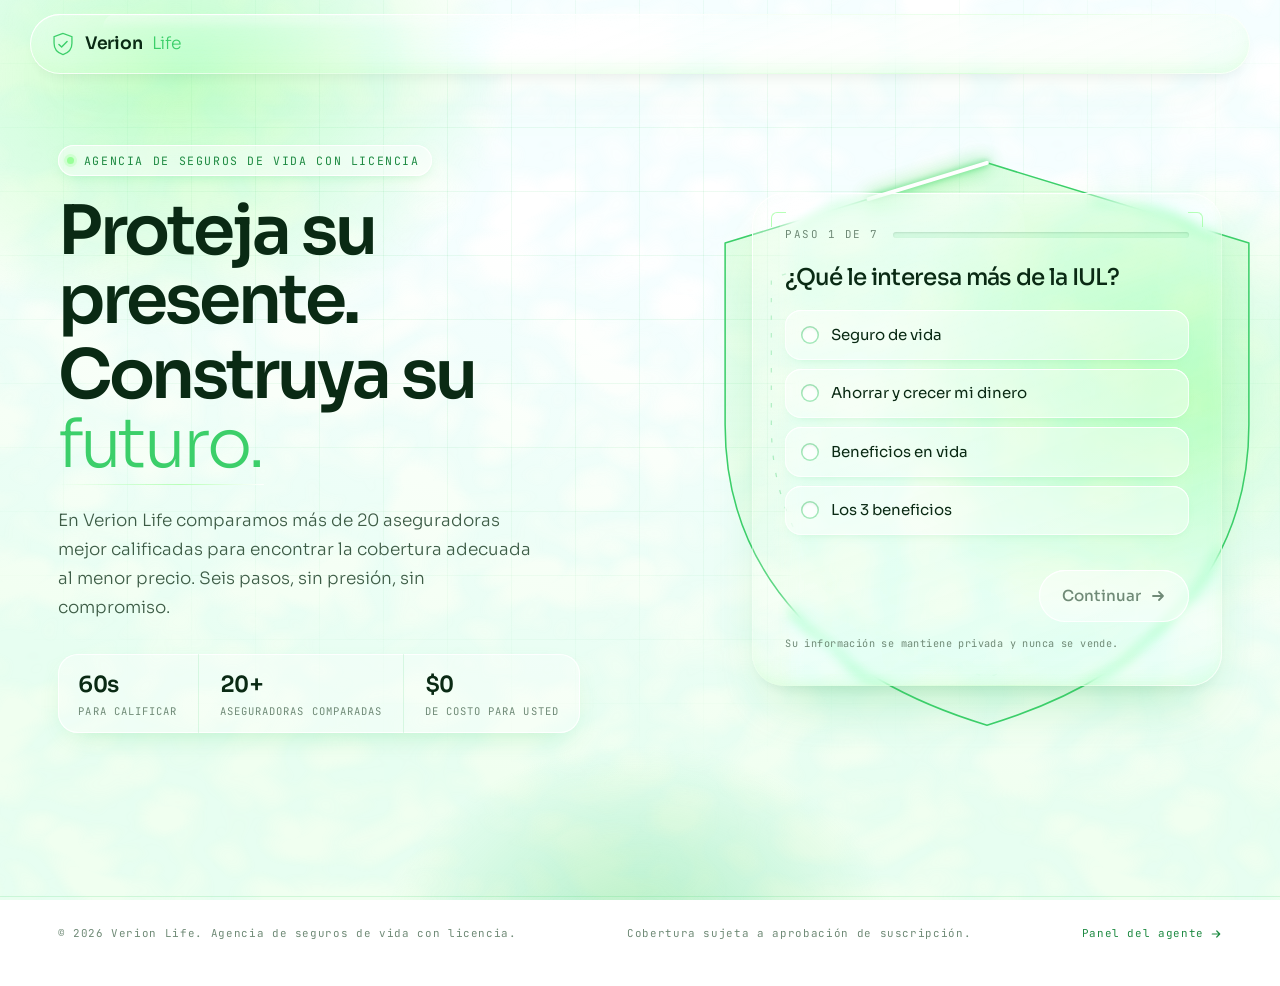
<file: index.html>
<!doctype html>
<html lang="es" class="no-js">
<head>
<meta charset="utf-8">
<meta name="viewport" content="width=device-width, initial-scale=1, viewport-fit=cover">
<title>Verion Life | Seguro de Vida</title>
<meta name="description" content="Proteja el legado de su familia. Responda unas preguntas rápidas para obtener una cotización de seguro de vida gratuita y sin compromiso de una agencia con licencia.">
<script>document.documentElement.className="js"+(/Chrome\//.test(navigator.userAgent)?" refract":"")</script>
<link rel="preconnect" href="https://fonts.googleapis.com">
<link rel="preconnect" href="https://fonts.gstatic.com" crossorigin>
<link rel="preload" as="style" href="https://fonts.googleapis.com/css2?family=Sora:wght@300;400;500;600&family=JetBrains+Mono:wght@400;500&display=swap" onload="this.onload=null;this.rel='stylesheet'">
<noscript><link rel="stylesheet" href="https://fonts.googleapis.com/css2?family=Sora:wght@300;400;500;600&family=JetBrains+Mono:wght@400;500&display=swap"></noscript>
<link rel="stylesheet" href="styles.css">
</head>
<body>
<div class="bg" aria-hidden="true">
  <svg class="defs" width="0" height="0">
    <defs>
      <!-- liquid refraction for glass panels (Chromium); other browsers get frosted blur -->
      <filter id="liquid" x="-5%" y="-5%" width="110%" height="110%" color-interpolation-filters="sRGB">
        <feTurbulence type="fractalNoise" baseFrequency="0.008 0.011" numOctaves="2" seed="7" result="n"/>
        <feGaussianBlur in="n" stdDeviation="3" result="nb"/>
        <feDisplacementMap in="SourceGraphic" in2="nb" scale="30" xChannelSelector="R" yChannelSelector="G"/>
      </filter>
    </defs>
  </svg>
  <div class="aurora a"></div><div class="aurora b"></div><div class="aurora c"></div>
  <div class="caustics"></div>
  <div class="grid"></div>
</div>
<div class="wrap">
<header class="site-header">
  <div class="container lg">
    <a class="brand" href="index.html"><svg viewBox="0 0 32 32" fill="none" aria-hidden="true"><path d="M16 3 5 7v8c0 7 4.7 12 11 14 6.3-2 11-7 11-14V7L16 3Z" stroke="currentColor" stroke-width="1.6"/><path d="M11 16.5l3.3 3.2L21 13" stroke="currentColor" stroke-width="1.8" stroke-linecap="round" stroke-linejoin="round"/></svg>Verion <span>Life</span></a>
  </div>
</header>

<!-- ============ 1. HERO + QUALIFYING FORM ============ -->
<section class="hero">
  <div class="container hero-grid">
    <div>
      <p class="eyebrow fade" style="animation-delay:.1s">Agencia de seguros de vida con licencia</p>
      <h1>
        <span class="sr">Proteja su presente. Construya su futuro.</span>
        <span class="line" aria-hidden="true"><span>Proteja su presente.</span></span>
        <span class="line" aria-hidden="true"><span>Construya su <em>futuro.</em></span></span>
      </h1>
      <p class="lede fade" style="animation-delay:.5s">En Verion Life comparamos más de 20 aseguradoras mejor calificadas para encontrar la cobertura adecuada al menor precio. Seis pasos, sin presión, sin compromiso.</p>
      <div class="trust fade" style="animation-delay:.7s">
        <div><b>60s</b> para calificar</div>
        <div><b>20+</b> aseguradoras comparadas</div>
        <div><b>$0</b> de costo para usted</div>
      </div>
    </div>

    <div class="hero-side">
    <!-- brand shield: draws itself around the form, then a light runs its edge -->
    <svg class="shield" viewBox="20 10 360 385" aria-hidden="true">
      <defs>
        <linearGradient id="shFill" x1="0" y1="0" x2="0" y2="1"><stop offset="0" stop-color="#98ff98" stop-opacity=".28"/><stop offset="1" stop-color="#98ff98" stop-opacity="0"/></linearGradient>
      </defs>
      <path class="sh-fill" d="M200 20 30 72v118c0 100 70 165 170 195 100-30 170-95 170-195V72L200 20Z" fill="url(#shFill)"/>
      <path class="sh-inner" pathLength="1" d="M200 52 60 95v95c0 84 58 138 140 164 82-26 140-80 140-164V95L200 52Z"/>
      <path class="sh-line" pathLength="1" d="M200 20 30 72v118c0 100 70 165 170 195 100-30 170-95 170-195V72L200 20Z"/>
      <path class="sh-glint" pathLength="1" d="M200 20 30 72v118c0 100 70 165 170 195 100-30 170-95 170-195V72L200 20Z"/>
    </svg>
    <form class="card lg" id="quote" novalidate>
      <input type="text" name="company" tabindex="-1" autocomplete="off" aria-hidden="true" class="hp">
      <div class="progress"><span id="count">Paso 1 de 7</span><div class="bar"><i id="bar"></i></div></div>

      <div class="steps">
        <!-- 1 -->
        <fieldset class="step active" data-step="1">
          <h2>¿Qué le interesa más de la IUL?</h2>
          <div class="opts stagger">
            <label class="opt"><input type="radio" name="interest" value="life-insurance"><span class="dot"></span>Seguro de vida</label>
            <label class="opt"><input type="radio" name="interest" value="grow-savings"><span class="dot"></span>Ahorrar y crecer mi dinero</label>
            <label class="opt"><input type="radio" name="interest" value="living-benefits"><span class="dot"></span>Beneficios en vida</label>
            <label class="opt"><input type="radio" name="interest" value="all-3"><span class="dot"></span>Los 3 beneficios</label>
          </div>
        </fieldset>

        <!-- 2 -->
        <fieldset class="step" data-step="2">
          <h2>¿Cuál es su rango de edad?</h2>
          <div class="opts two stagger">
            <label class="opt"><input type="radio" name="age" value="18-34"><span class="dot"></span>18 – 34</label>
            <label class="opt"><input type="radio" name="age" value="35-49"><span class="dot"></span>35 – 49</label>
            <label class="opt"><input type="radio" name="age" value="50-64"><span class="dot"></span>50 – 64</label>
            <label class="opt"><input type="radio" name="age" value="65+"><span class="dot"></span>65 +</label>
          </div>
        </fieldset>

        <!-- 3 -->
        <fieldset class="step" data-step="3">
          <h2>¿Cuánto le gustaría ahorrar al mes?</h2>
          <div class="opts two stagger">
            <label class="opt"><input type="radio" name="savings" value="100-200"><span class="dot"></span>$100 – $200</label>
            <label class="opt"><input type="radio" name="savings" value="200-300"><span class="dot"></span>$200 – $300</label>
            <label class="opt"><input type="radio" name="savings" value="300-400"><span class="dot"></span>$300 – $400</label>
            <label class="opt"><input type="radio" name="savings" value="500+"><span class="dot"></span>$500 +</label>
          </div>
        </fieldset>

        <!-- 4: 1–10 importance meter (Continue unlocks once they move it) -->
        <fieldset class="step rate" data-step="4" data-noauto>
          <h2>¿Qué tan importante es para usted comenzar a construir un futuro financiero más seguro?</h2>
          <div class="meter" id="meter">
            <div class="meter-read" aria-hidden="true"><output class="meter-n" id="prioN">5</output><span class="meter-w" id="prioW">Deslice para elegir</span></div>
            <input type="range" id="priority" name="priority" min="1" max="10" step="1" value="5" aria-label="Importancia, del 1 al 10" aria-valuetext="5 de 10">
            <div class="meter-ticks" aria-hidden="true"><i></i><i></i><i></i><i></i><i></i><i></i><i></i><i></i><i></i><i></i></div>
            <div class="meter-ends" aria-hidden="true"><span>1 · Poco</span><span>10 · Muy importante</span></div>
          </div>
        </fieldset>

        <!-- 5: best time to call (a window, not a date: nobody forgets a window) -->
        <fieldset class="step tod" data-step="5">
          <h2>¿Cuál es el mejor momento para llamarle?</h2>
          <div class="opts stagger">
            <label class="opt"><input type="radio" name="call_window" value="morning"><span class="dot"></span>
              <span class="tod-t">Mañana<small>9 am – 12 pm</small></span>
              <svg class="tod-i rise" viewBox="0 0 32 32" aria-hidden="true"><defs><clipPath id="todHz"><rect x="-4" y="-6" width="40" height="30"/></clipPath></defs><path class="hz" d="M3 24h26"/><g clip-path="url(#todHz)"><g class="sun"><circle cx="16" cy="24" r="6"/><path class="rays" d="M16 13v-3M8.2 16.2 6.1 14.1M23.8 16.2l2.1-2.1"/></g></g></svg></label>
            <label class="opt"><input type="radio" name="call_window" value="afternoon"><span class="dot"></span>
              <span class="tod-t">Tarde<small>12 pm – 5 pm</small></span>
              <svg class="tod-i noon" viewBox="0 0 32 32" aria-hidden="true"><circle cx="16" cy="16" r="5.5"/><path class="rays" d="M16 4.5v3M16 24.5v3M4.5 16h3M24.5 16h3M7.9 7.9l2.1 2.1M22 22l2.1 2.1M7.9 24.1 10 22M22 10l2.1-2.1"/></svg></label>
            <label class="opt"><input type="radio" name="call_window" value="evening"><span class="dot"></span>
              <span class="tod-t">Noche<small>5 pm – 8 pm</small></span>
              <svg class="tod-i moon" viewBox="0 0 32 32" aria-hidden="true"><g class="m"><path transform="translate(2 4) scale(1.05)" vector-effect="non-scaling-stroke" d="M21 12.79A9 9 0 1 1 11.21 3 7 7 0 0 0 21 12.79z"/></g><path class="tw t1" d="M24 6.5v3M22.5 8h3"/><path class="tw t2" d="M27 13v2M26 14h2"/></svg></label>
          </div>
        </fieldset>

        <!-- 6: state dropdown (options filled by main.js) -->
        <fieldset class="step state" data-step="6">
          <h2>¿En qué estado vive?</h2>
          <div class="sel">
            <select id="state" name="state" aria-label="Estado" autocomplete="address-level1">
              <option value="" disabled selected>Seleccione su estado</option>
            </select>
            <svg class="chev" width="16" height="16" viewBox="0 0 16 16" fill="none" aria-hidden="true"><path d="m4 6 4 4 4-4" stroke="currentColor" stroke-width="1.8" stroke-linecap="round" stroke-linejoin="round"/></svg>
          </div>
        </fieldset>

        <!-- 7 -->
        <fieldset class="step" data-step="7">
          <h2>Hagamos realidad su tranquilidad.</h2>
          <div class="opts stagger">
            <div class="field"><label for="name">Nombre completo</label><input id="name" name="name" autocomplete="name" placeholder="Jane Smith" required></div>
            <div class="field"><label for="phone">Teléfono</label><input id="phone" name="phone" type="tel" autocomplete="tel" placeholder="(555) 123-4567" required></div>
            <div class="field"><label for="email">Correo electrónico</label><input id="email" name="email" type="email" autocomplete="email" placeholder="jane@email.com" required></div>
          </div>
        </fieldset>

        <!-- done -->
        <div class="step done" data-step="8">
          <svg class="check" viewBox="0 0 72 72"><circle cx="36" cy="36" r="34"/><path d="M23 37l9 9 17-19"/></svg>
          <h2>¡Todo listo!</h2>
          <p>Revisaremos sus respuestas y nos comunicaremos con usted dentro de un día hábil con sus mejores opciones.</p>
          <button type="button" class="btn" id="bookBtn" hidden style="margin-top:1.2rem">Elija una hora para su llamada
            <svg width="16" height="16" viewBox="0 0 16 16" fill="none"><rect x="2" y="3" width="12" height="11" rx="2" stroke="currentColor" stroke-width="1.6"/><path d="M2 6.5h12M5.5 1.5v3M10.5 1.5v3" stroke="currentColor" stroke-width="1.6" stroke-linecap="round"/></svg></button>
        </div>
      </div>

      <div class="nav" id="nav">
        <button type="button" class="back" id="back" hidden>← Atrás</button>
        <button type="submit" class="btn" id="next" disabled>
          <span id="nextLabel">Continuar</span>
          <svg width="16" height="16" viewBox="0 0 16 16" fill="none"><path d="M3 8h10M9 4l4 4-4 4" stroke="currentColor" stroke-width="1.8" stroke-linecap="round" stroke-linejoin="round"/></svg>
        </button>
      </div>
      <p class="free-note" id="freeNote">Gratis · Sin compromiso</p>
      <p class="fine" id="fine" role="status">Su información se mantiene privada y nunca se vende.</p>
    </form>
    </div>
  </div>
</section>

<footer class="site-footer">
  <div class="container">
    <span>© 2026 Verion Life. Agencia de seguros de vida con licencia.</span>
    <span>Cobertura sujeta a aprobación de suscripción.</span>
    <a class="agent-link" href="crm.html">Panel del agente <svg width="12" height="12" viewBox="0 0 16 16" fill="none" aria-hidden="true"><path d="M3 8h10M9 4l4 4-4 4" stroke="currentColor" stroke-width="1.6" stroke-linecap="round" stroke-linejoin="round"/></svg></a>
  </div>
</footer>
</div>
<script src="config.js" defer></script>
<script src="main.js" defer></script>
</body>
</html>
</file>
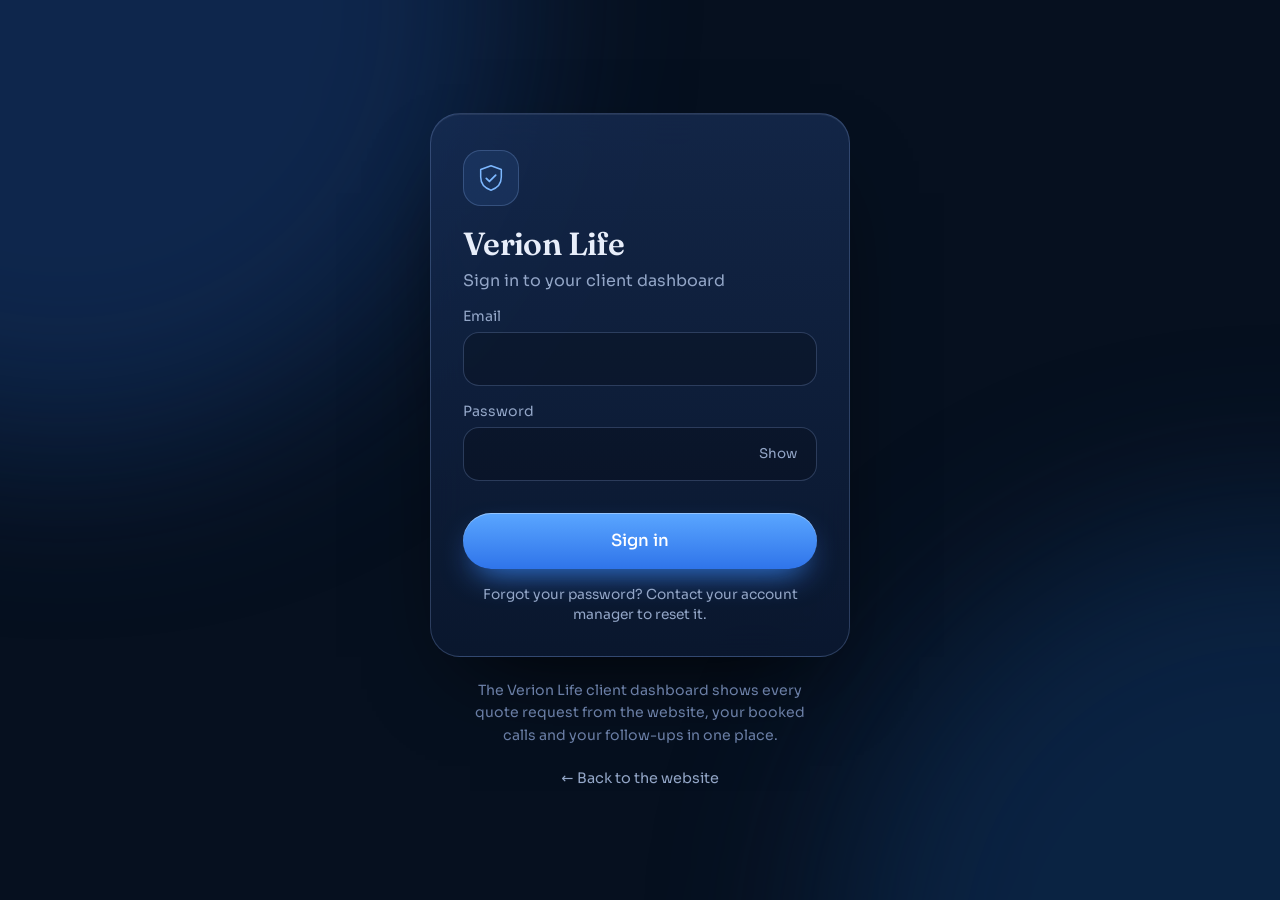
<file: login/index.html>
<!doctype html>
<html lang="en">
<head>
<meta charset="utf-8">
<meta name="viewport" content="width=device-width, initial-scale=1, viewport-fit=cover">
<title>Client Login | Verion Life</title>
<meta name="description" content="Sign in to the Verion Life client dashboard to see every quote request, booked call and follow-up in one place.">
<link rel="canonical" href="https://art1440.github.io/JOHNNY-WEBSITE/login/">
<meta property="og:type" content="website">
<meta property="og:title" content="Client Login | Verion Life">
<meta property="og:description" content="Sign in to the Verion Life client dashboard.">
<meta property="og:url" content="https://art1440.github.io/JOHNNY-WEBSITE/login/">
<meta name="theme-color" content="#06101f">
<link rel="preconnect" href="https://fonts.googleapis.com">
<link rel="preconnect" href="https://fonts.gstatic.com" crossorigin>
<link rel="stylesheet" href="https://fonts.googleapis.com/css2?family=Fraunces:opsz,wght@9..144,600&family=Sora:wght@300;400;500;600&display=swap">
<style>
:root{
  --bg:#06101f;--line:rgba(150,185,245,.13);--line-2:rgba(150,185,245,.24);
  --text:#e8eefa;--muted:#93a6c7;--dim:#6a7ea5;--accent:#4c9bff;--accent-hi:#7db8ff;--green:#3ddc97;--red:#f2796b;--amber:#f5b85a;
  --f:"Sora",system-ui,sans-serif;--serif:"Fraunces",Georgia,serif;
  --ease:cubic-bezier(.16,1,.3,1);--spring:cubic-bezier(.34,1.3,.64,1);
}
@view-transition{navigation:auto}
*{box-sizing:border-box;margin:0;padding:0}
html{-webkit-text-size-adjust:100%}
body{min-height:100vh;min-height:100dvh;font-family:var(--f);color:var(--text);background:var(--bg);-webkit-font-smoothing:antialiased;overflow-x:hidden;
  display:grid;place-items:center;padding:28px 16px}
button,input{font:inherit;color:inherit}
a{color:inherit}
:focus-visible{outline:2px solid var(--accent);outline-offset:3px;border-radius:10px}

/* slow light behind the card: two blurred pools drifting on the compositor */
.glow{position:fixed;width:70vmax;height:70vmax;border-radius:50%;filter:blur(90px);opacity:.55;pointer-events:none;z-index:-1}
.g1{left:-30vmax;top:-35vmax;background:#163a72;animation:drift1 22s ease-in-out infinite alternate}
.g2{right:-35vmax;bottom:-40vmax;background:#0f3360;animation:drift2 26s ease-in-out infinite alternate}
@keyframes drift1{to{transform:translate(12vmax,10vmax) scale(1.08)}}
@keyframes drift2{to{transform:translate(-10vmax,-12vmax) scale(.94)}}

.wrap{width:min(420px,100%);display:grid;gap:22px;justify-items:center}
.card{width:100%;padding:36px 32px 30px;border-radius:30px;display:grid;gap:16px;
  background:linear-gradient(180deg,rgba(24,46,86,.72),rgba(12,26,52,.72));border:1px solid var(--line-2);
  -webkit-backdrop-filter:blur(18px);backdrop-filter:blur(18px);
  box-shadow:inset 0 1px 0 rgba(255,255,255,.07),0 40px 90px -40px rgba(0,0,0,.9);
  animation:card .7s var(--spring) both;transition:transform .45s var(--ease),opacity .35s}
@keyframes card{from{opacity:0;transform:translateY(22px) scale(.97)}}
.card.shake{animation:shake .4s ease-out}
@keyframes shake{20%{transform:translateX(-9px)}45%{transform:translateX(7px)}70%{transform:translateX(-4px)}}
body.leaving .card{opacity:0;transform:translateY(-8px) scale(1.02)}

.brand{justify-self:start;width:56px;height:56px;border-radius:18px;display:grid;place-items:center;color:var(--accent-hi);
  background:rgba(76,155,255,.1);border:1px solid var(--line-2);transition:transform .4s var(--spring)}
.brand:hover{transform:rotate(-6deg) scale(1.05)}
.shield{width:30px;height:30px;fill:none;stroke:currentColor;stroke-linecap:round;stroke-linejoin:round}
.shield .s1{stroke-width:1.6;stroke-dasharray:80;stroke-dashoffset:80;animation:draw 1s .25s var(--ease) forwards}
.shield .s2{stroke-width:1.9;stroke-dasharray:16;stroke-dashoffset:16;animation:draw .5s 1s var(--ease) forwards}
@keyframes draw{to{stroke-dashoffset:0}}

h1{font-family:var(--serif);font-weight:600;font-size:2rem;letter-spacing:-.02em;line-height:1.1;margin-top:4px}
.sub{color:var(--muted);margin-top:-8px}
[data-r]{animation:rise .6s var(--ease) both}
@keyframes rise{from{opacity:0;transform:translateY(10px)}}

.field{display:grid;gap:7px;font-size:.88rem;color:var(--muted)}
.field input{height:54px;width:100%;padding:0 18px;border-radius:16px;border:1px solid var(--line-2);background:rgba(0,0,0,.22);font-size:1rem;outline:0;
  transition:border-color .2s,box-shadow .25s,background-color .2s}
.field input:focus{border-color:rgba(120,175,255,.7);box-shadow:0 0 0 4px rgba(76,155,255,.15);background:rgba(0,0,0,.28)}
.field input.bad{border-color:rgba(242,121,107,.7)}
.pw{position:relative}
.pw input{padding-right:76px}
.eye{position:absolute;right:8px;top:8px;height:38px;padding:0 12px;border:0;border-radius:12px;background:none;color:var(--muted);font-size:.84rem;cursor:pointer;transition:color .2s,background-color .2s}
.eye:hover{color:var(--text);background:rgba(255,255,255,.05)}

/* message: opens by growing its row, so the button below glides down instead of jumping */
.msg{display:grid;grid-template-rows:0fr;transition:grid-template-rows .35s var(--ease),margin .35s var(--ease);margin:-8px 0}
.msg.on{grid-template-rows:1fr;margin:0}
.msg>p{overflow:hidden;font-size:.9rem;line-height:1.45}
.msg.err>p{color:var(--red)}
.msg.info>p{color:var(--accent-hi)}

.btn{position:relative;height:56px;border:0;border-radius:999px;cursor:pointer;font-size:1.04rem;font-weight:500;color:#fff;overflow:hidden;
  background:linear-gradient(180deg,#5aa6ff,#2f74ea);box-shadow:inset 0 1px 0 rgba(255,255,255,.35),0 14px 32px -12px rgba(60,140,255,.95);
  transition:transform .35s var(--spring),box-shadow .3s,background .4s}
.btn:hover{transform:translateY(-1px)}
.btn:active{transform:scale(.97);transition-duration:.1s}
.btn>*{position:absolute;inset:0;display:grid;place-items:center;transition:opacity .2s,transform .35s var(--ease)}
.dots,.ok{opacity:0;transform:translateY(8px)}
.dots{display:flex;align-items:center;justify-content:center;gap:6px}
.dots i{width:7px;height:7px;border-radius:50%;background:#fff;animation:bounce 1s ease-in-out infinite}
.dots i:nth-child(2){animation-delay:.12s}.dots i:nth-child(3){animation-delay:.24s}
@keyframes bounce{0%,80%,100%{transform:translateY(0);opacity:.5}40%{transform:translateY(-5px);opacity:1}}
.btn.busy{pointer-events:none}
.btn.busy .lbl,.btn.done .lbl{opacity:0;transform:translateY(-8px)}
.btn.busy .dots{opacity:1;transform:none}
.btn.done{pointer-events:none;background:linear-gradient(180deg,#43d79a,#1fa871);box-shadow:inset 0 1px 0 rgba(255,255,255,.35),0 14px 32px -12px rgba(61,220,151,.9)}
.btn.done .ok{opacity:1;transform:none}
.ok svg{width:24px;height:24px;fill:none;stroke:#fff;stroke-width:2.4;stroke-linecap:round;stroke-linejoin:round}
.ok path{stroke-dasharray:24;stroke-dashoffset:24}
.btn.done .ok path{animation:draw .45s .1s var(--ease) forwards}

.help{font-size:.86rem;color:var(--muted);text-align:center;line-height:1.5}
.demo{font-size:.84rem;line-height:1.5;color:var(--amber);padding:12px 14px;border-radius:14px;background:rgba(245,184,90,.08);border:1px solid rgba(245,184,90,.25)}
.about{font-size:.88rem;line-height:1.6;color:var(--dim);text-align:center;max-width:360px}
.back{display:inline-flex;align-items:center;gap:6px;font-size:.9rem;color:var(--muted);text-decoration:none;transition:color .2s,gap .35s var(--spring)}
.back:hover{color:var(--text);gap:10px}

@media (max-width:420px){.card{padding:30px 22px 24px;border-radius:26px}h1{font-size:1.75rem}}
@media (prefers-reduced-motion:reduce){
  *,*::before,*::after{animation-duration:.01ms!important;animation-delay:0s!important;animation-iteration-count:1!important;transition-duration:.01ms!important}
  .glow{animation:none}
}
</style>
</head>
<body>
<div class="glow g1" aria-hidden="true"></div>
<div class="glow g2" aria-hidden="true"></div>

<main class="wrap">
  <form class="card" id="f" novalidate>
    <a class="brand" href="../index.html" aria-label="Verion Life website">
      <svg class="shield" viewBox="0 0 32 32" aria-hidden="true"><path class="s1" d="M16 3 5 7v8c0 7 4.7 12 11 14 6.3-2 11-7 11-14V7L16 3Z"/><path class="s2" d="M11 16.5l3.3 3.2L21 13"/></svg>
    </a>
    <h1 data-r>Verion Life</h1>
    <p class="sub" data-r>Sign in to your client dashboard</p>
    <label class="field" data-r>Email
      <input id="email" type="email" autocomplete="username" inputmode="email" spellcheck="false" required>
    </label>
    <label class="field" data-r>Password
      <span class="pw"><input id="pw" type="password" autocomplete="current-password" required><button type="button" class="eye" id="eye" aria-label="Show password" aria-pressed="false">Show</button></span>
    </label>
    <div class="msg" id="msg" role="alert"><p></p></div>
    <button class="btn" id="go" data-r>
      <span class="lbl">Sign in</span>
      <span class="dots" aria-hidden="true"><i></i><i></i><i></i></span>
      <span class="ok" aria-hidden="true"><svg viewBox="0 0 24 24"><path d="m5 12.5 4.5 4.5L19 7.5"/></svg></span>
    </button>
    <p class="help" data-r>Forgot your password? Contact your account manager to reset it.</p>
    <p class="demo" id="demo" hidden>Demo mode: this site isn’t connected to a lead database yet, so any email and password opens the sample dashboard.</p>
  </form>
  <p class="about" data-r>The Verion Life client dashboard shows every quote request from the website, your booked calls and your follow-ups in one place.</p>
  <a class="back" href="../index.html" data-r>← Back to the website</a>
</main>

<script src="../config.js"></script>
<script>
(() => {
  const reduce = matchMedia('(prefers-reduced-motion: reduce)').matches;
  const API = String((window.VERION_CONFIG || {}).DASHBOARD_API_URL || '').trim();
  const TOKK = 'verion_session';
  const store = { get: k => { try { return localStorage.getItem(k); } catch { return null; } }, set: (k, v) => { try { localStorage.setItem(k, v); } catch { } } };
  const DASH = '../crm.html';

  // already signed in on this device: go straight to the dashboard
  if (API && store.get(TOKK)) { location.replace(DASH); return; }

  const $ = id => document.getElementById(id);
  const f = $('f'), email = $('email'), pw = $('pw'), go = $('go'), msg = $('msg');
  document.querySelectorAll('[data-r]').forEach((el, i) => el.style.animationDelay = (0.18 + i * 0.06) + 's');
  if (!API) $('demo').hidden = false;

  const say = (text, kind = 'err') => { msg.className = 'msg on ' + kind; msg.firstElementChild.textContent = text; };
  const hush = () => { msg.className = 'msg'; };
  const shake = () => { f.classList.remove('shake'); void f.offsetWidth; f.classList.add('shake'); };
  f.addEventListener('animationend', e => { if (e.animationName === 'shake') f.classList.remove('shake'); });

  const m = new URLSearchParams(location.search).get('m');
  if (m === 'out') say('You’re signed out.', 'info');
  if (m === 'expired') say('Your session ended. Please sign in again.', 'info');

  $('eye').addEventListener('click', e => {
    const show = pw.type === 'password';
    pw.type = show ? 'text' : 'password';
    e.currentTarget.textContent = show ? 'Hide' : 'Show';
    e.currentTarget.setAttribute('aria-pressed', show);
    e.currentTarget.setAttribute('aria-label', show ? 'Hide password' : 'Show password');
    pw.focus({ preventScroll: true });
  });
  [email, pw].forEach(i => i.addEventListener('input', () => { i.classList.remove('bad'); if (msg.classList.contains('err')) hush(); }));

  const wait = ms => new Promise(r => setTimeout(r, reduce ? 0 : ms));
  async function success() {
    go.classList.remove('busy'); go.classList.add('done');
    await wait(520);
    document.body.classList.add('leaving');
    await wait(260);
    location.href = DASH;
  }

  f.addEventListener('submit', async e => {
    e.preventDefault();
    const em = email.value.trim(), p = pw.value;
    const badEmail = !/^\S+@\S+\.\S+$/.test(em), badPw = !p;
    email.classList.toggle('bad', badEmail); pw.classList.toggle('bad', badPw);
    if (badEmail || badPw) { say(badEmail ? 'Enter the email address for your account.' : 'Enter your password.'); shake(); (badEmail ? email : pw).focus(); return; }
    hush(); go.classList.add('busy');
    if (!API) { await wait(600); return success(); }
    try {
      // text/plain JSON keeps this a "simple" request that Google Apps Script answers without a CORS preflight
      const r = await fetch(API, { method: 'POST', body: JSON.stringify({ action: 'login', email: em, password: p }) });
      const j = await r.json();
      if (!j.ok) throw Object.assign(new Error(j.error), { code: j.error });
      store.set(TOKK, j.token);
      store.set('verion_user', j.user || em);
      success();
    } catch (x) {
      go.classList.remove('busy');
      say(x.code === 'bad_login' ? 'That email and password don’t match.'
        : x.code === 'locked' ? 'Too many tries. Wait 15 minutes and try again.'
        : 'Can’t reach the server. Check your connection and try again.');
      if (x.code === 'bad_login') pw.classList.add('bad');
      shake(); pw.select();
    }
  });
})();
</script>
</body>
</html>
</file>
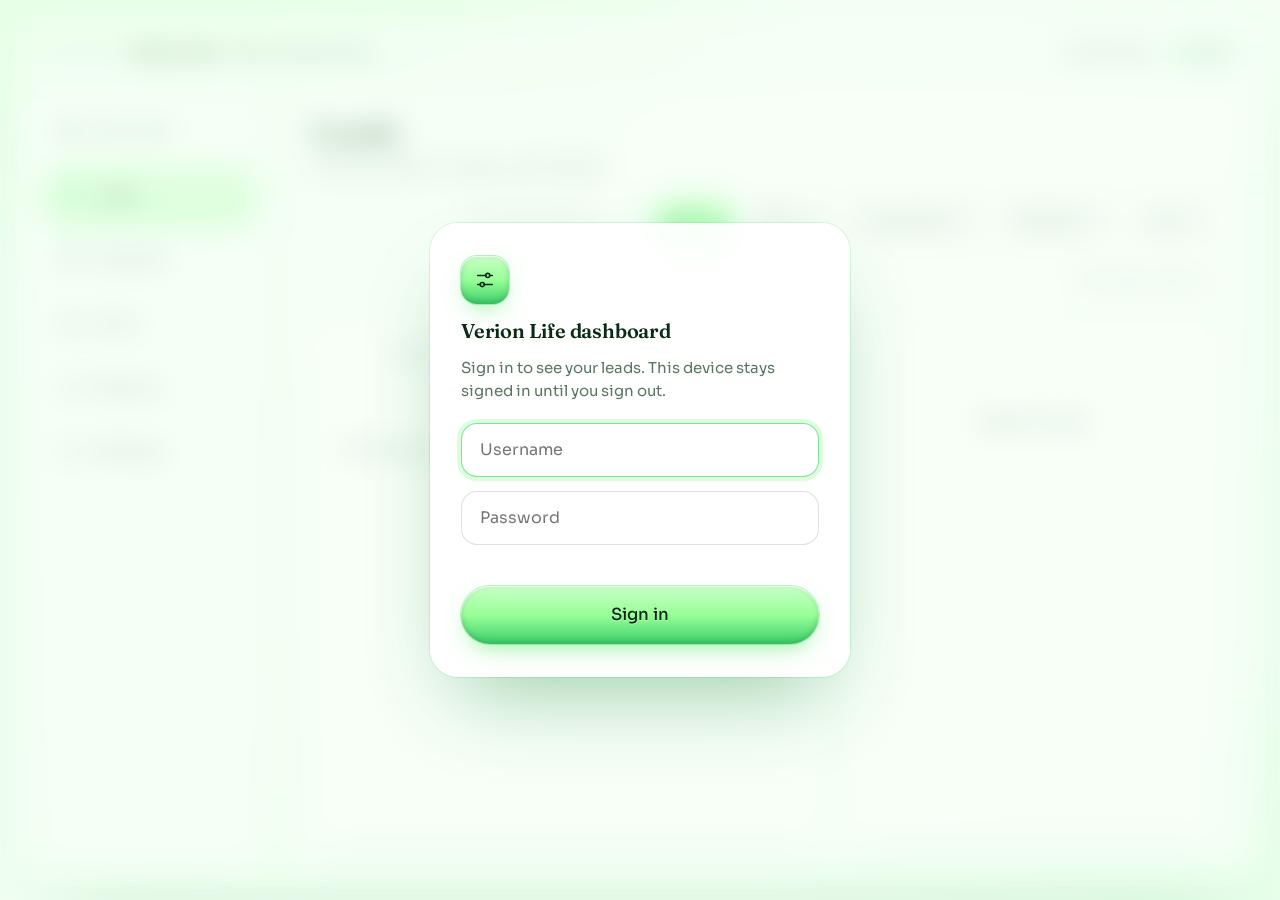
<file: crm.html>
<!doctype html>
<html lang="en">
<head>
<meta charset="utf-8">
<meta name="viewport" content="width=device-width, initial-scale=1, viewport-fit=cover">
<title>Verion Life · Dashboard</title>
<meta name="robots" content="noindex, nofollow">
<link rel="preconnect" href="https://fonts.googleapis.com">
<link rel="preconnect" href="https://fonts.gstatic.com" crossorigin>
<link rel="stylesheet" href="https://fonts.googleapis.com/css2?family=Fraunces:opsz,wght@9..144,500;9..144,600&family=Sora:wght@300;400;500;600&family=JetBrains+Mono:wght@400;500&display=swap">
<link rel="stylesheet" href="crm.css?v=20261120b">
</head>
<body>
<div class="app">
  <header class="top">
    <div class="dots" aria-hidden="true"><i></i><i></i><i></i></div>
    <a class="title" href="index.html" title="Back to the website">Verion Life <span>· Client Dashboard</span></a>
    <div class="top-r">
      <span class="range">Last 30 days</span>
      <span class="tag sample">Sample data</span>
      <button type="button" class="tag live" id="simulate" title="Simulate a new lead arriving from the website"><i></i>Live demo</button>
    </div>
  </header>

  <div class="body">
    <nav class="side" id="side" aria-label="Sections">
      <span class="ind" aria-hidden="true"></span>
      <button type="button" data-go="overview"><span data-i="overview"></span><span class="lb">Overview</span></button>
      <button type="button" data-go="leads"><span data-i="leads"></span><span class="lb">Leads</span><b class="badge" id="bLeads"></b></button>
      <button type="button" data-go="calendar"><span data-i="calendar"></span><span class="lb">Calendar</span></button>
      <button type="button" data-go="inbox"><span data-i="inbox"></span><span class="lb">Inbox</span><b class="badge" id="bInbox"></b></button>
      <button type="button" data-go="reviews"><span data-i="reviews"></span><span class="lb">Reviews</span></button>
      <button type="button" data-go="settings"><span data-i="settings"></span><span class="lb">Settings</span></button>
    </nav>

    <main class="main">
      <!-- OVERVIEW -->
      <section class="view" data-view="overview" aria-label="Overview"></section>

      <!-- LEADS -->
      <section class="view" data-view="leads" aria-label="Leads">
        <div class="vhead">
          <div data-rise>
            <h1>Leads <span class="tag sample">Sample data</span></h1>
            <p class="sub" id="leadSub"></p>
          </div>
          <div class="vhead-r" data-rise>
            <label class="search"><span data-i="search"></span><input id="q" type="search" placeholder="Search leads" autocomplete="off"></label>
            <div class="seg filters" id="filters" role="tablist" aria-label="Filter by status">
              <span class="ind" aria-hidden="true"></span>
              <button type="button" data-f="all">All <b></b></button>
              <button type="button" data-f="new">New <b></b></button>
              <button type="button" data-f="contacted">Contacted <b></b></button>
              <button type="button" data-f="booked">Booked <b></b></button>
              <button type="button" data-f="lost">Lost <b></b></button>
            </div>
            <button type="button" class="clear-used" id="clearUsed"><span data-i="trash"></span>Clear used <b>0</b></button>
          </div>
        </div>
        <div class="split">
          <div class="panel list" data-rise>
            <div class="thead"><span></span><span>Lead</span><span>Source</span><span>Status</span><span>Premium</span></div>
            <div class="rows" id="rows"><span class="sel" aria-hidden="true"></span></div>
          </div>
          <aside class="panel detail" id="detail" data-rise aria-label="Lead details"></aside>
        </div>
      </section>

      <section class="view" data-view="calendar" aria-label="Calendar"></section>
      <section class="view" data-view="inbox" aria-label="Inbox"></section>
      <section class="view" data-view="reviews" aria-label="Reviews"></section>
      <section class="view" data-view="settings" aria-label="Settings"></section>
    </main>
  </div>
</div>
<div class="scrim" id="scrim"></div>
<div class="toasts" id="toasts" aria-live="polite"></div>
<script src="config.js?v=20261120b"></script>
<script src="crm.js?v=20261120b"></script>
</body>
</html>
</file>
<file: styles.css>
/* =====================================================================
   Verion Life — Liquid Glass
   Clear, refractive glass over moving water-light. Futuristic, calm, precise.
   Palette: bright white / mint (#98FF98) / deep forest ink.
   ===================================================================== */
:root{
  --hh:88px;
  --ink:#0a2a14;
  --ink-2:#3d5c46;
  --ink-3:#6f8a76;
  --cyan:#98ff98;
  --cyan-2:#b8ffb8;
  --aqua:#d6ffd6;
  --deep:#3ccf6a;
  --deeper:#1e8a42;
  --white:#ffffff;
  --bg-0:#ffffff;
  --bg-1:#f0fff0;
  /* glass */
  --glass:rgba(255,255,255,.26);
  --glass-strong:rgba(255,255,255,.5);
  --rim:rgba(255,255,255,.85);
  --glass-shadow:0 30px 60px -28px rgba(60,207,106,.45),0 8px 18px -10px rgba(10,42,20,.12);
  --f:"Sora",system-ui,sans-serif;
  --mono:"JetBrains Mono",ui-monospace,monospace;
  --ease:cubic-bezier(.16,1,.3,1);
  --spring:cubic-bezier(.34,1.3,.64,1);
}
*{box-sizing:border-box;margin:0;padding:0}
html{-webkit-text-size-adjust:100%}
body{font-family:var(--f);font-size:16px;line-height:1.6;color:var(--ink);background:var(--bg-0);overflow-x:hidden;-webkit-font-smoothing:antialiased}
::selection{background:var(--aqua);color:var(--ink)}
input{caret-color:var(--deeper)}
:focus-visible{outline:2px solid var(--deeper);outline-offset:3px}
img{display:block;max-width:100%}
a{color:inherit}

/* =====================================================================
   Liquid glass material
   - translucent body + saturation
   - refraction (Chromium: SVG displacement; elsewhere frosted blur)
   - bright rim light that fades around the edge (gradient border)
   - inner highlight on top, soft cyan bounce light below
   ===================================================================== */
.lg{position:relative;isolation:isolate;
  background:linear-gradient(160deg,rgba(255,255,255,.42) 0%,rgba(255,255,255,.16) 45%,rgba(230,255,230,.24) 100%);
  -webkit-backdrop-filter:blur(16px) saturate(185%) brightness(1.04);backdrop-filter:blur(16px) saturate(185%) brightness(1.04);
  box-shadow:inset 0 1px 1px rgba(255,255,255,.95),inset 0 -10px 24px -12px rgba(152,255,152,.35),inset 0 0 0 1px rgba(255,255,255,.25),var(--glass-shadow)}
@media (hover:hover) and (min-width:861px){.refract .card.lg{-webkit-backdrop-filter:url(#liquid) blur(6px) saturate(190%) brightness(1.05);backdrop-filter:url(#liquid) blur(6px) saturate(190%) brightness(1.05)}}
/* rim light */
.lg::before{content:"";position:absolute;inset:0;border-radius:inherit;padding:1.2px;pointer-events:none;z-index:2;
  background:linear-gradient(135deg,rgba(255,255,255,.98) 0%,rgba(255,255,255,.2) 30%,rgba(255,255,255,0) 50%,rgba(205,255,205,.55) 78%,rgba(255,255,255,.9) 100%);
  -webkit-mask:linear-gradient(#000 0 0) content-box,linear-gradient(#000 0 0);-webkit-mask-composite:xor;mask-composite:exclude}
/* specular streak */
.lg::after{content:"";position:absolute;left:6%;right:42%;top:0;height:42%;border-radius:inherit;pointer-events:none;z-index:1;
  background:linear-gradient(180deg,rgba(255,255,255,.55),rgba(255,255,255,0));opacity:.55;
  -webkit-mask:radial-gradient(120% 100% at 30% 0%,#000 30%,transparent 70%);mask:radial-gradient(120% 100% at 30% 0%,#000 30%,transparent 70%)}
.lg > *{position:relative;z-index:3}

/* ---------- Background: water light, tech grid ---------- */
.bg{position:fixed;inset:0;z-index:0;overflow:hidden;pointer-events:none;background:radial-gradient(140% 90% at 80% 0%,#ffffff 0%,var(--bg-0) 40%,var(--bg-1) 100%)}
.bg .defs{position:absolute}
.aurora{position:absolute;border-radius:50%;will-change:transform}
.aurora.a{width:52vmax;height:40vmax;left:-12vmax;top:-14vmax;background:radial-gradient(closest-side,rgba(152,255,152,.55),transparent);animation:drift-a 24s ease-in-out infinite alternate}
.aurora.b{width:46vmax;height:36vmax;right:-14vmax;top:18vh;background:radial-gradient(closest-side,rgba(175,255,175,.5),transparent);animation:drift-b 30s ease-in-out infinite alternate}
.aurora.c{width:40vmax;height:30vmax;left:30vw;bottom:-18vmax;background:radial-gradient(closest-side,rgba(60,207,106,.32),transparent);animation:drift-c 34s ease-in-out infinite alternate}
@keyframes drift-a{to{transform:translate(10vmax,8vmax) scale(1.1)}}
@keyframes drift-b{to{transform:translate(-12vmax,-6vmax) scale(1.12)}}
@keyframes drift-c{to{transform:translate(-14vmax,-8vmax) scale(.92)}}
.caustics{position:absolute;inset:-10%;width:120%;height:120%;opacity:.07;background:url(assets/caustics.webp) 0 0/512px 512px repeat;will-change:transform;animation:caustic 40s ease-in-out infinite alternate}
@keyframes caustic{to{transform:translate(-4%,3%) scale(1.06)}}
.grid{position:absolute;inset:0;
  background-image:linear-gradient(rgba(60,207,106,.09) 1px,transparent 1px),linear-gradient(90deg,rgba(60,207,106,.09) 1px,transparent 1px);
  background-size:64px 64px;background-position:-1px -1px;
  -webkit-mask:radial-gradient(90% 70% at 50% 30%,#000 25%,transparent 80%);mask:radial-gradient(90% 70% at 50% 30%,#000 25%,transparent 80%)}

/* ---------- Layout ---------- */
.wrap{position:relative;z-index:1;overflow-x:clip}
.container{width:100%;max-width:1280px;margin:0 auto;padding:0 clamp(16px,4.5vw,64px)}

/* ---------- Header: floating glass capsule ---------- */
.site-header{position:sticky;top:14px;z-index:50;padding:0 clamp(10px,2vw,24px)}
.site-header .container{display:flex;justify-content:space-between;align-items:center;gap:1rem;height:60px;max-width:1220px;padding:0 8px 0 20px;border-radius:999px}
.brand{display:flex;align-items:center;gap:.55rem;text-decoration:none;font-weight:600;font-size:1.08rem;letter-spacing:-.01em;white-space:nowrap}
.brand span{font-weight:300;color:var(--deep)}
.brand svg{width:26px;height:26px;flex:none;color:var(--deep)}

/* ---------- HUD label ---------- */
.eyebrow{display:inline-flex;align-items:center;gap:.6rem;font-family:var(--mono);font-size:.72rem;letter-spacing:.14em;text-transform:uppercase;color:var(--deeper);margin-bottom:1.3rem;
  padding:.4rem .8rem .4rem .6rem;border-radius:999px;background:rgba(255,255,255,.45);box-shadow:inset 0 0 0 1px rgba(255,255,255,.9),0 4px 14px -6px rgba(60,207,106,.35)}
.eyebrow::before{content:"";width:7px;height:7px;border-radius:50%;background:var(--cyan);box-shadow:0 0 0 3px rgba(152,255,152,.25),0 0 10px var(--cyan-2);animation:pulse 2.4s ease-in-out infinite}
@keyframes pulse{50%{opacity:.35}}

/* ---------- Hero ---------- */
.hero{position:relative;min-height:calc(100vh - var(--hh));min-height:calc(100dvh - var(--hh));display:flex;align-items:center;padding:clamp(16px,3vh,32px) 0 clamp(56px,9vh,90px)}
.hero-grid{display:grid;grid-template-columns:1.08fr .92fr;gap:clamp(28px,5vw,80px);align-items:center;width:100%}
h1{font-weight:600;font-size:clamp(2.5rem,5.3vw,4.9rem);line-height:1.02;letter-spacing:-.045em}
h1 .line{display:block;overflow:hidden;padding-bottom:.08em}
h1 .line > span{display:inline-block;transform:translateY(105%);opacity:0;animation:rise .7s var(--ease) forwards}
h1 .line:nth-child(2) > span{animation-delay:.1s}
h1 .line:nth-child(3) > span{animation-delay:.2s}
@keyframes rise{to{transform:none;opacity:1}}
h1 em{font-style:normal;font-weight:300;color:var(--deep);position:relative}
/* a thin light trace runs under the payoff words */
h1 em::after{content:"";position:absolute;left:0;right:0;bottom:.02em;height:2px;border-radius:2px;
  background:linear-gradient(90deg,transparent,var(--cyan-2) 30%,#fff 50%,var(--cyan-2) 70%,transparent);background-size:200% 100%;
  transform:scaleX(0);transform-origin:left;animation:trace .9s .6s var(--ease) forwards}
@keyframes trace{to{transform:scaleX(1)}}
@keyframes sweep{from{background-position:100% 0}to{background-position:-100% 0}}
.lede{margin-top:1.4rem;max-width:30rem;font-size:1.06rem;font-weight:300;line-height:1.7;color:var(--ink-2)}
.trust{display:flex;margin-top:2rem;width:max-content;max-width:100%;border-radius:20px;overflow:hidden;background:rgba(255,255,255,.35);box-shadow:inset 0 0 0 1px rgba(255,255,255,.9),0 10px 30px -16px rgba(60,207,106,.45)}
.trust div{display:flex;flex-direction:column;padding:.8rem 1.3rem;font-family:var(--mono);font-size:.66rem;letter-spacing:.1em;text-transform:uppercase;color:var(--ink-3)}
.trust div + div{border-left:1px solid rgba(60,207,106,.15)}
.trust b{order:-1;font-family:var(--f);font-weight:600;font-size:1.4rem;letter-spacing:-.02em;text-transform:none;color:var(--ink);font-variant-numeric:tabular-nums}
.fade{opacity:0;animation:fadeIn .55s var(--ease) forwards}
@keyframes fadeIn{from{opacity:0;transform:translateY(10px)}to{opacity:1;transform:none}}

/* ---------- Form: the main glass panel ---------- */
.card{border-radius:32px;padding:clamp(24px,2.6vw,34px);max-width:470px;width:100%;justify-self:end;
  opacity:0;transform:translateY(16px) scale(.98);animation:panel .6s .1s var(--ease) forwards}
@keyframes panel{to{opacity:1;transform:none}}
/* HUD corner ticks */
.card .progress::before,.card .progress::after{content:"";position:absolute;width:14px;height:14px;border:1.5px solid var(--cyan);opacity:.7}
.card .progress::before{left:-14px;top:-14px;border-right:0;border-bottom:0;border-top-left-radius:6px}
.card .progress::after{right:-14px;top:-14px;border-left:0;border-bottom:0;border-top-right-radius:6px}
.progress{position:relative;display:flex;align-items:center;gap:.9rem;margin-bottom:1.3rem;font-family:var(--mono);font-size:.68rem;letter-spacing:.14em;text-transform:uppercase;color:var(--ink-3)}
.progress span{white-space:nowrap;font-variant-numeric:tabular-nums}
.bar{flex:1;height:6px;border-radius:999px;background:rgba(60,207,106,.12);box-shadow:inset 0 1px 2px rgba(10,42,20,.12);overflow:hidden}
.bar i{position:relative;display:block;height:100%;width:0;border-radius:inherit;background:linear-gradient(90deg,var(--deep),var(--cyan-2));box-shadow:0 0 12px rgba(152,255,152,.9);transition:width .7s var(--ease);overflow:hidden}
.bar i::after{content:"";position:absolute;inset:0;background:linear-gradient(90deg,transparent,rgba(255,255,255,.9),transparent);transform:translateX(-100%);animation:shine 2.2s ease-in-out infinite}
@keyframes shine{to{transform:translateX(100%)}}
.steps{position:relative;height:290px}
fieldset{border:0;min-width:0}
.step{position:absolute;inset:0;display:flex;flex-direction:column;opacity:0;pointer-events:none;transform:translateX(28px);transition:opacity .45s var(--ease),transform .6s var(--ease)}
.step.active{opacity:1;transform:none;pointer-events:auto}
.step.past{transform:translateX(-28px)}
.step h2{font-weight:500;font-size:clamp(1.3rem,1.8vw,1.55rem);line-height:1.22;letter-spacing:-.03em;margin-bottom:1.1rem}
.opts{display:grid;gap:.55rem}
.opts.two{grid-template-columns:1fr 1fr}
/* ---------- 1–10 importance meter ---------- */
.meter{--p:44.44%;--heat:.44;margin-top:auto;margin-bottom:.4rem;padding:1rem 1.1rem .9rem;border-radius:20px;background:rgba(255,255,255,.5);box-shadow:inset 0 0 0 1px rgba(255,255,255,.95),0 8px 22px -14px rgba(60,207,106,.45)}
.meter-read{display:flex;align-items:baseline;gap:.7rem;margin-bottom:.6rem}
.meter-n{font-weight:600;font-size:2.6rem;line-height:1;letter-spacing:-.04em;font-variant-numeric:tabular-nums;min-width:1.4em;color:var(--ink-3);transition:color .3s}
.meter.touched .meter-n{color:color-mix(in srgb,var(--deeper) calc(var(--heat)*100%),var(--deep))}
.meter-n.pop{animation:mpop .38s var(--spring)}
@keyframes mpop{0%{transform:translateY(6px) scale(.86);opacity:.4}100%{transform:none;opacity:1}}
.meter-w{font-family:var(--mono);font-size:.68rem;letter-spacing:.1em;text-transform:uppercase;color:var(--ink-3)}
.meter:not(.touched) .meter-w{animation:hint 1.8s ease-in-out infinite}
@keyframes hint{50%{opacity:.4}}
.meter input[type=range]{-webkit-appearance:none;appearance:none;width:100%;height:30px;background:none;cursor:pointer;margin:0;touch-action:pan-y}
.meter input[type=range]::-webkit-slider-runnable-track{height:10px;border-radius:999px;background:linear-gradient(90deg,var(--cyan),var(--deep) var(--p),rgba(10,42,20,.08) var(--p))}
.meter input[type=range]::-moz-range-track{height:10px;border-radius:999px;background:linear-gradient(90deg,var(--cyan),var(--deep) var(--p),rgba(10,42,20,.08) var(--p))}
.meter input[type=range]::-webkit-slider-thumb{-webkit-appearance:none;width:28px;height:28px;margin-top:-9px;border-radius:50%;background:#fff;
  box-shadow:0 0 0 2px var(--deep),0 6px 14px -4px rgba(10,42,20,.35),inset 0 -3px 6px rgba(152,255,152,.5);transition:transform .35s var(--spring),box-shadow .3s}
.meter input[type=range]::-moz-range-thumb{width:28px;height:28px;border:0;border-radius:50%;background:#fff;box-shadow:0 0 0 2px var(--deep),0 6px 14px -4px rgba(10,42,20,.35)}
.meter:not(.touched) input[type=range]::-webkit-slider-thumb{animation:nudgeThumb 2.2s var(--ease) infinite}
@keyframes nudgeThumb{0%,60%,100%{transform:none}30%{transform:translateX(10px)}}
.meter input[type=range]:active::-webkit-slider-thumb{transform:scale(1.18);box-shadow:0 0 0 2px var(--deep),0 0 0 9px rgba(152,255,152,.35),0 8px 18px -4px rgba(10,42,20,.35)}
.meter input[type=range]:focus-visible{outline:none}
.meter input[type=range]:focus-visible::-webkit-slider-thumb{box-shadow:0 0 0 2px var(--deeper),0 0 0 6px rgba(30,138,66,.35)}
.meter-ticks{display:flex;justify-content:space-between;padding:0 13px;margin-top:2px}
.meter-ticks i{width:2px;height:6px;border-radius:2px;background:rgba(10,42,20,.14);transition:background-color .25s,transform .35s var(--spring)}
.meter-ticks i.on{background:var(--deep)}
.meter.touched .meter-ticks i.on{transform:scaleY(1.35)}
.meter-ends{display:flex;justify-content:space-between;margin-top:.35rem;font-family:var(--mono);font-size:.6rem;letter-spacing:.06em;text-transform:uppercase;color:var(--ink-3)}
/* answers are glass droplets */
.opt{position:relative;display:flex;align-items:center;gap:.75rem;padding:.8rem 1rem;border-radius:16px;cursor:pointer;font-size:.94rem;font-weight:400;
  background:rgba(255,255,255,.42);box-shadow:inset 0 1px 0 rgba(255,255,255,.95),inset 0 0 0 1px rgba(255,255,255,.7),0 4px 12px -8px rgba(60,207,106,.4);
  transition:background .25s,box-shadow .25s,transform .35s var(--spring)}
.opt:hover{background:rgba(255,255,255,.7);transform:translateY(-1px);box-shadow:inset 0 1px 0 #fff,inset 0 0 0 1px rgba(152,255,152,.55),0 10px 22px -12px rgba(60,207,106,.6)}
.opt:active{transform:scale(.985)}
.opt input{position:absolute;opacity:0}
.opt .dot{width:18px;height:18px;border-radius:50%;flex:none;position:relative;background:rgba(255,255,255,.7);box-shadow:inset 0 0 0 1.5px rgba(60,207,106,.45),inset 0 2px 3px rgba(10,42,20,.08)}
.opt .dot::after{content:"";position:absolute;inset:4px;border-radius:50%;background:radial-gradient(circle at 35% 30%,#fff,var(--cyan-2) 45%,var(--deep));box-shadow:0 0 8px var(--cyan-2);transform:scale(0);transition:transform .35s var(--spring)}
.opt:has(input:checked){background:linear-gradient(180deg,rgba(230,255,230,.9),rgba(205,255,205,.6));box-shadow:inset 0 1px 0 #fff,inset 0 0 0 1.5px var(--cyan),0 10px 24px -10px rgba(110,235,125,.7)}
.opt:has(input:checked) .dot::after{transform:scale(1)}
.opt:has(input:focus-visible){outline:2px solid var(--deeper);outline-offset:2px}
.stagger > *{opacity:0}
.step.active .stagger > *{animation:fadeIn .45s var(--ease) forwards}
.step.active .stagger > *:nth-child(2){animation-delay:.05s}
.step.active .stagger > *:nth-child(3){animation-delay:.1s}
.step.active .stagger > *:nth-child(4){animation-delay:.15s}
.field{display:flex;flex-direction:column;gap:.35rem}
.field label{font-family:var(--mono);font-size:.64rem;letter-spacing:.14em;text-transform:uppercase;color:var(--ink-3)}
.field input{width:100%;min-width:0;font:inherit;font-size:.95rem;color:var(--ink);border:0;border-radius:14px;padding:.75rem .95rem;outline:none;
  background:rgba(255,255,255,.55);box-shadow:inset 0 1px 2px rgba(10,42,20,.08),inset 0 0 0 1px rgba(255,255,255,.9);transition:box-shadow .25s,background .25s}
.field input::placeholder{color:#93b39b}
.field input:focus{background:rgba(255,255,255,.85);box-shadow:inset 0 1px 2px rgba(10,42,20,.06),inset 0 0 0 1.5px var(--cyan),0 0 0 4px rgba(152,255,152,.18)}
.field input.bad{box-shadow:inset 0 0 0 1.5px #d9534f,0 0 0 4px rgba(217,83,79,.15);animation:shake .4s}
@keyframes shake{25%{transform:translateX(-5px)}50%{transform:translateX(5px)}75%{transform:translateX(-3px)}}
.nav{display:flex;justify-content:space-between;align-items:center;margin-top:auto;padding-top:1rem}
.back{background:none;border:0;font:inherit;font-size:.85rem;color:var(--ink-3);cursor:pointer;padding:.4rem 0;white-space:nowrap;transition:color .2s}
.back:hover{color:var(--ink)}
.back[hidden]{display:inline-block;visibility:hidden}
/* primary: a liquid mint capsule */
.btn{position:relative;overflow:hidden;display:inline-flex;align-items:center;gap:.55rem;font:inherit;font-weight:500;font-size:.95rem;white-space:nowrap;text-decoration:none;cursor:pointer;
  color:var(--ink);border:0;border-radius:999px;padding:.85rem 1.45rem;
  background:linear-gradient(180deg,#c8ffc8 0%,var(--cyan) 50%,var(--deep) 100%);
  box-shadow:inset 0 1px 0 rgba(255,255,255,.75),inset 0 -2px 6px rgba(10,42,20,.2),0 10px 24px -10px rgba(110,235,125,.9),0 0 0 1px rgba(60,207,106,.35);
  text-shadow:0 1px 0 rgba(255,255,255,.5);transition:transform .35s var(--spring),box-shadow .3s,filter .2s}
.btn::after{content:"";position:absolute;left:12%;right:12%;top:2px;height:45%;border-radius:999px;background:linear-gradient(180deg,rgba(255,255,255,.65),rgba(255,255,255,0));pointer-events:none}
.btn:hover:not(:disabled){transform:translateY(-2px);filter:brightness(1.06);box-shadow:inset 0 1px 0 rgba(255,255,255,.8),inset 0 -2px 6px rgba(10,42,20,.2),0 16px 32px -12px rgba(110,235,125,1),0 0 0 1px rgba(60,207,106,.35)}
.btn:active:not(:disabled){transform:scale(.97)}
.btn:disabled{cursor:not-allowed;color:var(--ink-3);text-shadow:none;background:rgba(255,255,255,.45);box-shadow:inset 0 0 0 1px rgba(255,255,255,.9),inset 0 1px 0 #fff}
.btn:disabled::after{display:none}
.btn svg{transition:transform .35s var(--spring)}
.btn:hover:not(:disabled) svg{transform:translateX(3px)}
.btn.loading{pointer-events:none}
.btn.loading svg{animation:nudge .8s ease-in-out infinite}
@keyframes nudge{50%{transform:translateX(4px)}}
.btn.light{color:var(--deeper);text-shadow:none;background:linear-gradient(180deg,#fff,#f0fff0);box-shadow:inset 0 1px 0 #fff,0 12px 28px -12px rgba(10,42,20,.45)}
.fine{margin-top:.9rem;font-family:var(--mono);font-size:.64rem;letter-spacing:.04em;color:var(--ink-3)}
.fine.err{color:#c2412d}
/* last step only: reassurance under the one-word "Enviar" button, rises in just after it relabels */
.free-note{height:0;margin:0;overflow:hidden;line-height:1.5;text-align:right;font-family:var(--mono);font-size:.66rem;letter-spacing:.06em;text-transform:uppercase;color:var(--deep);
  opacity:0;transform:translateY(-4px);transition:opacity .3s var(--ease),transform .4s var(--ease),height .3s var(--ease),margin .3s var(--ease)}
.is-last .free-note{height:1.5em;margin-top:.55rem;opacity:1;transform:none;transition-delay:.15s}
@media (prefers-reduced-motion:reduce){.free-note{transition:opacity .2s}}
/* ---------- Hero side column ---------- */
.hero-side{display:flex;flex-direction:column;align-items:flex-end;gap:14px;justify-self:end;width:100%;max-width:470px}
.hero-side .card{justify-self:auto}
.hero-side{position:relative}
.hero-side > *:not(.shield){position:relative;z-index:1}
.hero-side .card.lg{position:relative}

/* ---------- Rotating headline word ---------- */

/* ---------- Brand shield: draws on, then a light travels the rim ---------- */
.shield{position:absolute;z-index:0;left:50%;top:51%;width:118%;aspect-ratio:360/385;translate:-50% -50%;overflow:visible;pointer-events:none}
.shield path{fill:none;stroke-linejoin:round}
.shield .sh-fill{fill:url(#shFill);opacity:0;animation:shFade 1.4s 1.5s var(--ease) forwards}
.shield .sh-line{stroke:var(--deep);stroke-width:1;stroke-dasharray:1;stroke-dashoffset:1;animation:shDraw 1.8s .35s cubic-bezier(.65,0,.35,1) forwards}
.shield .sh-inner{stroke:var(--deep);stroke-width:.8;stroke-opacity:.45;stroke-dasharray:.003 .009;opacity:0;animation:shFade 1.2s 1.6s var(--ease) forwards}
.shield .sh-glint{stroke:#fff;stroke-width:2.4;stroke-linecap:round;stroke-dasharray:.07 .93;stroke-dashoffset:1;opacity:0;
  filter:drop-shadow(0 0 6px var(--cyan)) drop-shadow(0 0 2px var(--deep));
  animation:shFade .6s 2.1s forwards,shRun 7s 2.1s linear infinite}
@keyframes shDraw{to{stroke-dashoffset:0}}
@keyframes shFade{to{opacity:1}}
@keyframes shRun{to{stroke-dashoffset:0}}
.hp{position:absolute!important;left:-9999px;width:1px;height:1px;opacity:0}
.done{align-items:center;justify-content:center;text-align:center}
.done .btn{align-self:center}
.check{width:80px;height:80px;margin-bottom:1rem;overflow:visible;filter:drop-shadow(0 0 12px rgba(152,255,152,.6))}
.check circle{fill:rgba(255,255,255,.5);stroke:var(--cyan);stroke-width:2;stroke-dasharray:220;stroke-dashoffset:220}
.check path{fill:none;stroke:var(--deep);stroke-width:3.5;stroke-linecap:round;stroke-linejoin:round;stroke-dasharray:50;stroke-dashoffset:50}
.done.active .check circle{animation:dash .8s var(--ease) forwards}
.done.active .check path{animation:dash .5s .5s var(--ease) forwards}
@keyframes dash{to{stroke-dashoffset:0}}
.done p{color:var(--ink-2);max-width:22rem;line-height:1.6;font-weight:300}

/* ---------- Footer ---------- */
.site-footer{padding:24px 0 40px}
.site-footer .container{display:flex;justify-content:space-between;align-items:center;gap:1rem;flex-wrap:wrap;padding-top:24px;border-top:1px solid rgba(60,207,106,.18);font-family:var(--mono);font-size:.68rem;letter-spacing:.06em;color:var(--ink-3)}
.site-footer a{color:var(--deeper)}
/* agent link: underline draws in from the left, arrow nudges */
.agent-link{position:relative;display:inline-flex;align-items:center;gap:.4rem;text-decoration:none;padding:4px 0}
.agent-link::after{content:"";position:absolute;left:0;right:18px;bottom:1px;height:1px;background:currentColor;transform:scaleX(0);transform-origin:left;transition:transform .45s var(--ease)}
.agent-link svg{transition:transform .35s var(--spring)}
.agent-link:hover::after,.agent-link:focus-visible::after{transform:scaleX(1)}
.agent-link:hover svg,.agent-link:focus-visible svg{transform:translateX(3px)}

/* ---------- Booking modal ---------- */
.modal{position:fixed;inset:0;z-index:100;display:grid;place-items:center;padding:16px;background:rgba(10,42,20,.3);-webkit-backdrop-filter:blur(8px);backdrop-filter:blur(8px);opacity:0;transition:opacity .3s var(--ease)}
.modal.open{opacity:1}
.modal-box{position:relative;width:min(720px,100%);height:min(760px,92vh);border-radius:30px;overflow:hidden;background:#fff;box-shadow:inset 0 0 0 1px rgba(255,255,255,.9),0 40px 80px -30px rgba(10,42,20,.5);transform:translateY(14px) scale(.98);transition:transform .45s var(--ease)}
.modal.open .modal-box{transform:none}
.modal-box iframe{width:100%;height:100%;border:0}
.modal-x{position:absolute;top:12px;right:12px;width:38px;height:38px;border-radius:50%;border:0;background:rgba(255,255,255,.8);box-shadow:inset 0 0 0 1px rgba(60,207,106,.25),0 4px 12px -6px rgba(10,42,20,.4);font-size:1.4rem;line-height:1;cursor:pointer;color:var(--ink)}

.sr{position:absolute!important;width:1px;height:1px;overflow:hidden;clip:rect(0 0 0 0);white-space:nowrap}

/* ---------- State dropdown (step 6) ---------- */
.sel{position:relative;color:var(--ink-3)}
.sel select{appearance:none;-webkit-appearance:none;width:100%;font:inherit;font-size:1rem;color:var(--ink);border:0;border-radius:16px;padding:.95rem 2.8rem .95rem 1.05rem;cursor:pointer;outline:none;
  background:rgba(255,255,255,.55);box-shadow:inset 0 1px 0 #fff,inset 0 0 0 1px rgba(255,255,255,.8),0 6px 16px -10px rgba(60,207,106,.45);
  transition:background .25s,box-shadow .3s,transform .35s var(--spring)}
.sel select:invalid,.sel select:has(option[value=""]:checked){color:#93b39b}
.sel select option{color:var(--ink)}
.sel select:hover{background:rgba(255,255,255,.75);transform:translateY(-1px)}
.sel select:focus-visible{background:rgba(255,255,255,.85);box-shadow:inset 0 1px 0 #fff,inset 0 0 0 1.5px var(--cyan),0 0 0 4px rgba(152,255,152,.18)}
.sel .chev{position:absolute;right:1rem;top:50%;margin-top:-8px;pointer-events:none;transition:transform .45s var(--spring),color .25s}
.sel:focus-within .chev{transform:translateY(2px);color:var(--deeper)}
/* once chosen: the field fills mint and gives one soft spring pop, the chevron settles */
.sel.picked select{background:linear-gradient(180deg,rgba(230,255,230,.95),rgba(205,255,205,.65));box-shadow:inset 0 1px 0 #fff,inset 0 0 0 1.5px var(--cyan),0 10px 24px -10px rgba(110,235,125,.7);animation:selPop .5s var(--spring)}
.sel.picked .chev{color:var(--deeper)}
@keyframes selPop{40%{transform:scale(1.015)}}
@media (prefers-reduced-motion:reduce){.sel.picked select{animation:none}}

/* ---------- Best time to call (step 5) ----------
   Each option carries a tiny sky. Resting, it sits muted; picking it plays that
   time of day once: the sun clears the horizon, the noon rays turn, the moon swings in. */
.tod .opt{padding-right:3.4rem}
.tod-t{display:flex;flex-direction:column;line-height:1.2}
.tod-t small{font-family:var(--mono);font-size:.62rem;letter-spacing:.06em;color:var(--ink-3);margin-top:.15rem;transition:color .3s}
.tod .opt:has(input:checked) .tod-t small{color:var(--deeper)}
.tod-i{position:absolute;right:1rem;top:50%;width:28px;height:28px;margin-top:-14px;overflow:visible;fill:none;stroke:var(--ink-3);stroke-width:1.7;stroke-linecap:round;stroke-linejoin:round;
  transition:stroke .3s,transform .5s var(--spring)}
.tod .opt:hover .tod-i{transform:translateY(-1px) rotate(-4deg)}
.tod .opt:has(input:checked) .tod-i{stroke:var(--deeper)}
.tod .opt:has(input:checked) .tod-i circle,.tod .opt:has(input:checked) .moon .m path{fill:rgba(152,255,152,.55)}
.tod-i circle,.moon .m path{transition:fill .4s}
/* morning: sun rises out from behind the horizon line */
.rise .sun{transform:translateY(-1px);transition:transform .7s var(--spring)}
.rise .rays{opacity:0;transition:opacity .3s}
.tod .opt:has(input:checked) .rise .sun{transform:translateY(-6px)}
.tod .opt:has(input:checked) .rise .rays{opacity:1;transition-delay:.25s}
/* afternoon: rays make a quarter turn and settle */
.noon .rays{transform-origin:16px 16px;transition:transform .9s var(--ease)}
.tod .opt:has(input:checked) .noon .rays{transform:rotate(90deg)}
/* evening: moon swings in, stars blink on */
.moon .m{transform-origin:16px 16px;transition:transform .7s var(--spring)}
.moon .tw{opacity:0;transform-box:fill-box;transform-origin:center;transform:scale(.3);transition:opacity .3s,transform .45s var(--spring)}
.tod .opt:has(input:checked) .moon .m{transform:rotate(-18deg)}
.tod .opt:has(input:checked) .moon .t1{opacity:1;transform:none;transition-delay:.2s}
.tod .opt:has(input:checked) .moon .t2{opacity:1;transform:none;transition-delay:.32s}
@media (prefers-reduced-motion:reduce){.tod-i *,.tod-i{transition:none!important}}

/* ---------- Responsive ---------- */
@media (max-width:1100px){.shield{display:none}}
@media (max-width:960px){
  .site-footer .container{justify-content:center;text-align:center}
}
@media (max-width:860px){
  :root{--hh:76px}
  .site-header{top:10px}
  .site-header .container{height:54px;padding:0 6px 0 16px}
  .brand{font-size:1rem}
  .hero{padding:26px 0 30px;align-items:flex-start}
  .hero-grid{grid-template-columns:1fr;gap:18px}
  .card{justify-self:stretch;max-width:none;padding:20px 18px 16px;border-radius:26px}
  .hero-side{justify-self:stretch;max-width:none;align-items:center}
  .hero-side .card{align-self:stretch}
  .card,.steps,.step{min-width:0}
  .nav{gap:.8rem}
  .nav .btn{flex:1;justify-content:center;white-space:normal;text-align:center;line-height:1.2;font-size:.88rem;padding:.7rem 1rem}
  .card .progress::before,.card .progress::after{display:none}
  h1{font-size:clamp(2.1rem,10vw,2.8rem)}
  .hero .lede,.hero .trust,.hero .eyebrow{display:none}
  .shield{display:none}
  .steps{height:272px}
  .step h2{font-size:1.2rem;margin-bottom:.85rem}
  .fine{display:none}
}
@media (max-height:700px) and (max-width:860px){
  .hero h1{font-size:1.8rem}
  .steps{height:246px}
  .opt{padding:.58rem .85rem;font-size:.9rem}
  .opts{gap:.42rem}
  .field{gap:.15rem}
  .field input{padding:.5rem .8rem}
  .btn{padding:.65rem 1.1rem}
  .progress{margin-bottom:.9rem}
}
/* ---------- Performance ---------- */
/* phones: lighter blur radius (cost grows with radius) */
@media (max-width:860px){
  .lg{-webkit-backdrop-filter:blur(10px) saturate(160%);backdrop-filter:blur(10px) saturate(160%)}
}

@media (prefers-reduced-motion:reduce){
  *,*::before,*::after{animation-duration:.01ms!important;animation-iteration-count:1!important;transition-duration:.01ms!important;transition-delay:0s!important}
  .aurora,.caustics{animation:none!important}
  .shield path{animation:none!important;stroke-dashoffset:0!important;opacity:1!important}
  .shield .sh-glint{display:none}
}
</file>
<file: crm.css>
/* =====================================================================
   Verion Life — Client Dashboard (CRM)
   White & mint glass, same palette as the website. One motion language everywhere: things slide to where
   you point (indicators), lists reflow instead of jumping (FLIP), new
   content rises in a short stagger, and nothing moves without a reason.
   ===================================================================== */
:root{
  --bg:#f6fff6;
  --panel:rgba(255,255,255,.66);
  --raise:rgba(255,255,255,.82);
  --line:rgba(10,42,20,.08);
  --line-2:rgba(10,42,20,.14);
  --text:#0a2a14;
  --text-2:#2c4a35;
  --muted:#5a7563;
  --dim:#8aa093;
  --accent:#1e8a42;      /* deep green: text, icons, links (mint itself is too light for text) */
  --accent-hi:#1e8a42;
  --mint:#98ff98;
  --mint-soft:#e3ffe3;
  --deep:#3ccf6a;
  --green:#1e8a42;
  --red:#c63d36;
  --amber:#b97a06;
  --grad:linear-gradient(180deg,#c8ffc8 0%,#98ff98 50%,#3ccf6a 100%);   /* the website's button */
  --grad-shadow:inset 0 1px 0 rgba(255,255,255,.75),inset 0 -2px 6px rgba(10,42,20,.18),0 10px 24px -10px rgba(110,235,125,.9),0 0 0 1px rgba(60,207,106,.35);
  --card-shadow:0 1px 0 rgba(255,255,255,.9) inset,0 12px 30px -18px rgba(30,138,66,.28);
  --f:"Sora",system-ui,sans-serif;
  --serif:"Fraunces",Georgia,serif;
  --mono:"JetBrains Mono",ui-monospace,monospace;
  --ease:cubic-bezier(.16,1,.3,1);
  --spring:cubic-bezier(.34,1.3,.64,1);
  --r:28px;
}
*{box-sizing:border-box;margin:0;padding:0}
html{-webkit-text-size-adjust:100%}
@media (min-width:760px){html,body{height:100%;overflow:hidden}} /* app-like: panels scroll, the page never drifts */
body{font-family:var(--f);color:var(--text);min-height:100vh;
  background:radial-gradient(1100px 650px at 12% -12%,#d2ffd2 0%,transparent 62%),radial-gradient(900px 620px at 100% 112%,#dcffe4 0%,transparent 60%),radial-gradient(700px 500px at 70% 30%,#ffffff 0%,transparent 70%),var(--bg);
  -webkit-font-smoothing:antialiased}
button,input,textarea{font:inherit;color:inherit}
button{cursor:pointer;background:none;border:0}
:focus-visible{outline:2px solid var(--accent);outline-offset:2px;border-radius:10px}
.i{flex:none;display:block}
[data-i]{display:inline-flex}

/* ---------- Window frame ---------- */
.app{height:calc(100dvh - 28px);margin:14px;max-width:1640px;display:flex;flex-direction:column;gap:14px;padding:14px;border-radius:38px;
  background:linear-gradient(180deg,rgba(255,255,255,.62),rgba(240,255,240,.5));border:1px solid rgba(255,255,255,.95);
  /* no backdrop-filter here: it would trap the fixed tab bar and slide-over panel inside the frame */
  box-shadow:inset 0 1px 0 #fff,0 40px 90px -40px rgba(30,138,66,.35),0 0 0 1px rgba(60,207,106,.12)}
@media (min-width:1668px){.app{margin:14px auto}}
.top{display:flex;align-items:center;gap:18px;padding:6px 10px 4px 16px;min-height:44px}
.dots{display:flex;gap:9px}
.dots i{width:16px;height:16px;border-radius:50%;background:#dcefe0;box-shadow:inset 0 1px 0 #fff,inset 0 0 0 1px rgba(10,42,20,.06)}
.title{color:inherit;text-decoration:none;transition:opacity .2s;font-size:1.05rem;font-weight:500;letter-spacing:-.01em;white-space:nowrap}
.title span{color:var(--muted);font-weight:400}
.title:hover{opacity:.8}
.top-r{margin-left:auto;display:flex;align-items:center;gap:10px}
.range{color:var(--muted);font-size:.92rem;margin-right:6px;white-space:nowrap}
.tag{display:inline-flex;align-items:center;gap:8px;padding:5px 14px;border-radius:999px;border:1px solid var(--line-2);font-family:var(--f);font-size:.85rem;font-weight:400;color:var(--text-2);background:rgba(255,255,255,.6);white-space:nowrap;letter-spacing:0;vertical-align:middle}
.tag::before{content:"";width:7px;height:7px;border-radius:50%;background:var(--muted)}
.tag.live{border-color:rgba(60,207,106,.35);background:rgba(60,207,106,.06);transition:background-color .25s,transform .35s var(--spring)}
.tag.live::before{display:none}
.tag.live i{width:8px;height:8px;border-radius:50%;background:var(--green);box-shadow:0 0 0 0 rgba(60,207,106,.6);animation:ping 2.4s var(--ease) infinite}
.tag.live:hover{background:rgba(60,207,106,.14)}
.tag.live:active{transform:scale(.95)}
@keyframes ping{0%{box-shadow:0 0 0 0 rgba(60,207,106,.55)}70%,100%{box-shadow:0 0 0 7px rgba(60,207,106,0)}}

.body{flex:1;min-height:0;display:grid;grid-template-columns:240px minmax(0,1fr);gap:14px}
.panel{background:var(--raise);border:1px solid var(--line);border-radius:22px;box-shadow:0 10px 26px -20px rgba(30,138,66,.35)}

/* ---------- Sidebar with sliding indicator ---------- */
.side{position:relative;display:flex;flex-direction:column;gap:6px;padding:14px;border-radius:var(--r);background:var(--panel);border:1px solid rgba(255,255,255,.9);box-shadow:var(--card-shadow)}
.side button{position:relative;z-index:1;display:flex;align-items:center;gap:13px;height:58px;padding:0 16px;border-radius:18px;color:var(--muted);font-size:1.02rem;text-align:left;transition:color .25s}
.side button:hover{color:var(--text)}
.side button.on{color:var(--text)}
.side button.on [data-i]{color:var(--accent-hi)}
.side .lb{flex:1}
.badge{min-width:26px;height:26px;padding:0 7px;border-radius:999px;display:grid;place-items:center;font-size:.8rem;font-weight:600;color:var(--text);background:var(--grad);box-shadow:0 4px 12px -4px rgba(60,207,106,.8),inset 0 0 0 1px rgba(60,207,106,.35)}
.badge:empty,.badge[data-n="0"]{display:none}
.ind{position:absolute;left:0;top:0;width:0;height:0;border-radius:18px;pointer-events:none;opacity:0;
  background:linear-gradient(180deg,rgba(200,255,200,.75),rgba(152,255,152,.4));border:1px solid rgba(60,207,106,.38);
  box-shadow:inset 0 1px 0 #fff,0 8px 20px -12px rgba(60,207,106,.7);
  transition:transform .5s var(--spring),width .5s var(--ease),height .5s var(--ease),opacity .2s}
.ind.ready{opacity:1}
.ind.instant{transition:none}

/* ---------- Main panel + views ---------- */
.main{position:relative;min-width:0;min-height:0;border-radius:var(--r);background:var(--panel);border:1px solid rgba(255,255,255,.9);box-shadow:var(--card-shadow);padding:26px 28px;overflow:hidden}
.view{display:none;height:100%;min-height:0;flex-direction:column}
.view.on{display:flex}
.view.scroll{overflow:auto;margin:-26px -28px;padding:26px 28px;height:calc(100% + 52px)}
.vhead{display:flex;align-items:flex-start;justify-content:space-between;gap:20px;flex-wrap:wrap}
h1{font-family:var(--serif);font-weight:600;font-size:2rem;letter-spacing:-.015em;line-height:1.1;display:flex;align-items:center;gap:14px}
h2{font-family:var(--serif);font-weight:600;font-size:1.25rem;letter-spacing:-.01em}
.sub{margin-top:8px;color:var(--muted);font-size:1rem}
.vhead-r{display:flex;align-items:center;gap:12px;flex-wrap:wrap;justify-content:flex-end}

/* search */
.search{display:flex;align-items:center;gap:8px;height:46px;padding:0 16px;border-radius:999px;border:1px solid var(--line-2);background:rgba(255,255,255,.6);color:var(--muted);transition:border-color .2s,background-color .2s,box-shadow .2s;width:230px}
.search:focus-within{border-color:rgba(60,207,106,.6);background:#fff;box-shadow:0 0 0 4px rgba(152,255,152,.35)}
.search input{flex:1;min-width:0;background:none;border:0;outline:0;font-size:.92rem;color:var(--text)}
.search input::placeholder{color:var(--dim)}

/* segmented control (filters, stage) with sliding indicator */
.seg{position:relative;display:flex;gap:8px}
.seg button{position:relative;z-index:1;height:46px;padding:0 18px;border-radius:999px;border:1px solid var(--line-2);background:rgba(255,255,255,.55);color:var(--text-2);font-size:.98rem;white-space:nowrap;transition:color .25s,border-color .25s,background-color .25s}
.seg button b{font-weight:400;color:var(--muted);margin-left:6px;font-variant-numeric:tabular-nums;transition:color .25s}
.seg button:hover{border-color:rgba(60,207,106,.5);background:#fff}
.seg button.on{color:var(--text);border-color:transparent;background:none}
.seg button.on b{color:rgba(10,42,20,.6)}
.seg .ind{border-radius:999px;border:0;background:var(--grad);box-shadow:var(--grad-shadow)}

/* ---------- Leads: list + detail ---------- */
.split{flex:1;min-height:0;display:grid;grid-template-columns:minmax(0,1fr) 430px;gap:16px;margin-top:22px}
.list{display:flex;flex-direction:column;min-height:0;overflow:hidden}
/* fixed tracks for tag columns so header and rows line up and tags never clip; the name column takes the rest */
.thead,.row{display:grid;grid-template-columns:46px minmax(0,1fr) 122px 126px 96px;gap:14px;align-items:center}
.thead{padding:18px 22px 12px;color:var(--muted);font-size:.88rem}
.thead span:last-child{text-align:right}
.rows{position:relative;flex:1;min-height:0;overflow:auto;padding:4px 8px 10px;scrollbar-width:thin;scrollbar-color:var(--line-2) transparent}
.row{position:relative;z-index:1;padding:14px 14px;border-radius:16px;cursor:pointer;transition:background-color .2s}
.row:hover{background:rgba(10,42,20,.025)}
.row.on:hover{background:none}
.sel{position:absolute;left:8px;right:8px;top:0;height:0;border-radius:16px;pointer-events:none;opacity:0;
  background:linear-gradient(90deg,rgba(200,255,200,.6),rgba(227,255,227,.45));border:1px solid rgba(60,207,106,.38);box-shadow:0 8px 22px -16px rgba(60,207,106,.8);
  transition:transform .45s var(--ease),height .45s var(--ease),opacity .2s}
.sel.ready{opacity:1}
.av{flex:none;width:44px;height:44px;border-radius:50%;display:grid;place-items:center;font-size:.82rem;font-weight:600;letter-spacing:.02em;color:var(--accent);
  background:var(--mint-soft);border:1px solid rgba(60,207,106,.3);transition:background-color .3s,color .3s,border-color .3s}
.row.on .av,.d-head .av{background:var(--grad);color:var(--text);border-color:transparent;box-shadow:var(--grad-shadow)}
.row.live .av{box-shadow:0 0 0 2px var(--bg),0 0 0 3.5px var(--green)}
.who{min-width:0}
.who b{display:flex;align-items:center;gap:10px;min-width:0;font-weight:500;font-size:1.02rem}
.who .nm{min-width:0;white-space:nowrap;overflow:hidden;text-overflow:ellipsis}
/* priority (1–10): the bar is the read, the number confirms it */
.st{display:flex;flex-direction:column;align-items:flex-start;gap:7px}
.pr{--c:var(--deep);--ct:var(--accent);flex:none;display:inline-flex;align-items:center;gap:7px;padding-left:4px;font-size:.78rem;font-weight:600;color:var(--ct);font-variant-numeric:tabular-nums}
.pr-bar{width:44px;height:5px;border-radius:3px;background:rgba(10,42,20,.08);overflow:hidden}
.pr-bar i{display:block;height:100%;border-radius:inherit;background:var(--c);transform-origin:left}
.pr.hot,.pm.hot{--c:#3ccf6a;--ct:#17803a}
.pr.warm,.pm.warm{--c:#8ef0a0;--ct:#3f7a52}
.pr.cool,.pm.cool{--c:#c2d0c6;--ct:#6f8a76}
.who small{display:block;margin-top:4px;color:var(--muted);font-size:.9rem;white-space:nowrap;overflow:hidden;text-overflow:ellipsis}
.chip{display:inline-flex;align-items:center;gap:7px;max-width:100%;min-width:0;padding:4px 12px 4px 10px;border-radius:999px;border:1px solid var(--line-2);font-size:.86rem;color:var(--text-2);background:rgba(255,255,255,.6);white-space:nowrap;overflow:hidden;text-overflow:ellipsis}
.chip .i{flex:none;width:15px;height:15px}
.chip>span{overflow:hidden;text-overflow:ellipsis}
.pill{display:inline-flex;align-items:center;gap:8px;padding:3px 12px;border-radius:999px;border:1px solid var(--line-2);font-size:.86rem;white-space:nowrap;color:var(--text-2);
  transition:color .35s,border-color .35s,background-color .35s}
.pill::before{content:"";width:7px;height:7px;border-radius:50%;background:currentColor;transition:background-color .35s}
.pill.new{color:#17803a;border-color:rgba(60,207,106,.5);background:var(--mint-soft)}
.pill.contacted{color:var(--text-2);background:rgba(255,255,255,.7)}
.pill.booked{color:#fff;border-color:transparent;background:linear-gradient(180deg,#2fb558,#1e8a42);box-shadow:0 4px 12px -6px rgba(30,138,66,.8)}
.pill.lost{color:var(--dim)}
.val{text-align:right;white-space:nowrap}
.val b{display:block;font-weight:600;font-size:1.04rem;font-variant-numeric:tabular-nums}
.val small{display:block;margin-top:4px;color:var(--muted);font-size:.86rem}
.row.fresh::after{content:"";position:absolute;inset:0;border-radius:16px;pointer-events:none;
  background:linear-gradient(90deg,transparent,rgba(152,255,152,.65),transparent);background-size:50% 100%;background-repeat:no-repeat;
  animation:sweep 1.4s .25s var(--ease) both}
@keyframes sweep{from{background-position:-60% 0}to{background-position:160% 0}}
.empty{padding:60px 20px;text-align:center;color:var(--muted)}

/* detail */
.detail{padding:24px 24px 28px;overflow:auto;min-height:0;scrollbar-width:thin;scrollbar-color:var(--line-2) transparent}
.d-head{display:flex;gap:16px;align-items:center}
.d-head .av{width:60px;height:60px;font-size:.95rem}
.d-name{display:flex;align-items:center;gap:12px;flex-wrap:wrap}
.d-name h2{font-size:1.55rem}
.d-phone{display:flex;align-items:center;gap:9px;margin-top:6px;font-family:var(--mono);font-size:.95rem;color:var(--text-2);text-decoration:none}
.d-phone:hover{color:var(--accent)}
.d-close{display:none;margin-left:auto;align-self:flex-start;width:40px;height:40px;border-radius:50%;border:1px solid var(--line-2);place-items:center;color:var(--muted)}
.d-actions{display:grid;grid-template-columns:1fr 1fr;gap:12px;margin-top:24px}
.btn{position:relative;display:inline-flex;align-items:center;justify-content:center;gap:10px;height:58px;padding:0 20px;border-radius:999px;font-size:1.04rem;font-weight:500;white-space:nowrap;
  color:var(--text);background:var(--grad);box-shadow:var(--grad-shadow);text-shadow:0 1px 0 rgba(255,255,255,.5);
  transition:transform .35s var(--spring),box-shadow .3s,opacity .2s}
.btn:hover{transform:translateY(-1px);filter:brightness(1.04);box-shadow:inset 0 1px 0 rgba(255,255,255,.8),inset 0 -2px 6px rgba(10,42,20,.2),0 16px 32px -12px rgba(110,235,125,1),0 0 0 1px rgba(60,207,106,.4)}
.btn:active{transform:scale(.97);transition-duration:.1s}
.btn.ghost{background:rgba(255,255,255,.7);border:1px solid var(--line-2);box-shadow:none;color:var(--text);text-shadow:none}
.btn.ghost:hover{border-color:rgba(60,207,106,.55);background:#fff;box-shadow:0 10px 22px -14px rgba(60,207,106,.7)}
.btn.sm{height:42px;font-size:.92rem;padding:0 16px}
.btn[disabled]{opacity:.45;pointer-events:none}
.hint{margin-top:12px;color:var(--muted);font-size:.86rem}
.d-del{display:inline-flex;align-items:center;gap:8px;margin-top:22px;padding:8px 14px 8px 10px;border-radius:999px;color:var(--muted);font-size:.9rem;
  transition:color .2s,background-color .2s,transform .3s var(--spring)}
.d-del:hover{color:var(--red);background:#ffe8e5}
.d-del:active{transform:scale(.95)}
.clear-used{display:inline-flex;align-items:center;gap:8px;height:48px;padding:0 16px 0 13px;border-radius:999px;border:1px solid var(--line-2);background:rgba(255,255,255,.7);color:var(--muted);font-size:.95rem;
  transition:color .2s,border-color .2s,background-color .2s,opacity .2s,transform .3s var(--spring)}
.clear-used svg{width:18px;height:18px}
.clear-used b{font-weight:500;font-variant-numeric:tabular-nums}
.clear-used:not([disabled]):hover{color:var(--red);border-color:rgba(198,61,54,.35);background:#fff5f4}
.clear-used:not([disabled]):active{transform:scale(.95)}
.clear-used[disabled]{opacity:.45;cursor:default}
.hr{height:1px;background:var(--line);margin:22px 0}
.compose{overflow:hidden;height:0}
.compose-in{padding-top:14px;display:grid;gap:10px}
.compose textarea{width:100%;min-height:104px;resize:vertical;padding:14px 16px;border-radius:16px;border:1px solid var(--line-2);background:#fff;font-size:.92rem;line-height:1.55;outline:0;transition:border-color .2s}
.compose textarea:focus{border-color:rgba(60,207,106,.65)}
.compose .row-btns{display:flex;justify-content:flex-end;gap:10px}
.lbl{color:var(--muted);font-size:.86rem;margin-bottom:10px}
.stage{display:grid;grid-template-columns:repeat(4,1fr);gap:0;padding:4px;border-radius:999px;border:1px solid var(--line-2)}
.stage button{height:38px;padding:0 6px;border:0;font-size:.86rem;color:var(--muted)}
.stage button.on{color:var(--text)}
.stage .ind{box-shadow:none}
.stage[data-s="booked"] .ind{background:linear-gradient(180deg,#2fb558,#1e8a42)}
.stage[data-s="booked"] button.on{color:#fff}
.stage[data-s="lost"] .ind{background:linear-gradient(180deg,#eef2ef,#dde4df)}
.stage[data-s="contacted"] .ind{background:linear-gradient(180deg,#ffffff,#e6f2e9);box-shadow:inset 0 0 0 1px rgba(10,42,20,.12)}
.pm{margin-top:22px;padding:16px 18px 14px;border-radius:18px;border:1px solid var(--line);background:rgba(255,255,255,.75)}
.pm-top{display:flex;align-items:center;gap:10px}
.pm-top .lbl{margin:0}
.pm-tag{padding:2px 10px;border-radius:999px;font-size:.78rem;color:var(--ct);border:1px solid color-mix(in srgb,var(--c) 70%,transparent);background:color-mix(in srgb,var(--c) 18%,#fff)}
.pm-n{margin-left:auto;font-size:1.7rem;font-weight:600;line-height:1;color:var(--ct);font-variant-numeric:tabular-nums}
.pm-n small{font-size:.85rem;font-weight:400;color:var(--muted);margin-left:2px}
.pm-bar{display:grid;grid-template-columns:repeat(10,1fr);gap:5px;margin-top:14px}
.pm-bar i{height:10px;border-radius:4px;background:rgba(10,42,20,.07);transform-origin:bottom}
.pm-bar i.f{background:var(--c);box-shadow:inset 0 1px 0 rgba(255,255,255,.6),0 4px 12px -4px var(--c)}
.pm-q{margin-top:10px;color:var(--muted);font-size:.84rem}
.facts{display:grid;gap:16px;margin-top:22px}
.facts div{display:flex;justify-content:space-between;gap:16px;font-size:1rem}
.facts dt{color:var(--muted)}
.facts dd{text-align:right}
.note{margin-top:22px;padding:14px 18px;border-radius:16px;border:1px solid var(--line);background:rgba(10,42,20,.025);transition:border-color .2s}
.note:focus-within{border-color:rgba(60,207,106,.55)}
.note label{display:block;color:var(--muted);font-size:.82rem;margin-bottom:6px}
.note textarea{width:100%;background:none;border:0;outline:0;resize:none;font-size:.98rem;line-height:1.5;min-height:1.5em;overflow:hidden}
.note textarea::placeholder{color:var(--dim)}
.acts{margin-top:26px}
.acts h3{font-weight:600;font-size:1rem;margin-bottom:16px}
.acts ol{list-style:none;position:relative}
.acts li{position:relative;display:flex;gap:14px;padding-bottom:18px;overflow:hidden}
.acts li::before{content:"";position:absolute;left:18px;top:40px;bottom:2px;width:1px;background:var(--line-2)}
.acts li:last-child::before{display:none}
.acts .ai{flex:none;width:37px;height:37px;border-radius:50%;display:grid;place-items:center;border:1px solid rgba(60,207,106,.3);color:var(--accent);background:var(--mint-soft)}
.acts .ai.booked{color:#fff;background:linear-gradient(180deg,#2fb558,#1e8a42);border-color:transparent}
.acts .ai.lost{color:var(--dim)}
.acts .ai .i{width:17px;height:17px}
.acts p{font-size:.98rem;padding-top:7px}
.acts small{display:block;margin-top:3px;color:var(--muted);font-size:.86rem}

/* ---------- Overview ---------- */
.kpis{display:grid;grid-template-columns:repeat(4,minmax(0,1fr));gap:14px;margin-top:22px}
.card{background:var(--raise);border:1px solid var(--line);border-radius:22px;padding:20px 22px;min-width:0;box-shadow:0 10px 26px -20px rgba(30,138,66,.35)}
.kpi .k{color:var(--muted);font-size:.9rem;display:flex;align-items:center;gap:8px}
.kpi .v{margin-top:12px;font-family:var(--serif);font-weight:600;font-size:2.4rem;letter-spacing:-.02em;font-variant-numeric:tabular-nums;line-height:1}
.kpi .d{margin-top:10px;font-size:.84rem;color:var(--muted)}
.kpi .d b{color:var(--green);font-weight:500}
.grid2{display:grid;grid-template-columns:minmax(0,1.2fr) minmax(0,1fr);gap:14px;margin-top:14px}
.card-h{display:flex;align-items:center;justify-content:space-between;gap:10px;margin-bottom:14px}
.card-h small{color:var(--muted);font-size:.86rem}
.link{color:var(--accent-hi);font-size:.9rem;display:inline-flex;align-items:center;gap:4px;transition:gap .3s var(--spring)}
.link:hover{gap:8px}
.mini{display:flex;align-items:center;gap:14px;padding:11px 10px;margin:0 -10px;border-radius:14px;cursor:pointer;transition:background-color .2s}
.mini:hover{background:rgba(10,42,20,.03)}
.mini .av{width:38px;height:38px;font-size:.75rem}
.mini .who{flex:1}
.mini .who b{font-size:.96rem}
.mini .who small{font-size:.84rem}
.age{font-family:var(--mono);font-size:.82rem;padding:3px 9px;border-radius:999px;color:var(--accent);background:var(--mint-soft);white-space:nowrap}
.age.warm{color:var(--amber);background:#fff4dc}
.age.cold{color:var(--red);background:#ffe8e5}
.time{font-family:var(--mono);font-size:.86rem;color:var(--accent-hi);white-space:nowrap;min-width:72px}
.none{color:var(--muted);font-size:.92rem;padding:10px 0}
.funnel{display:grid;gap:14px}
.bar-row{display:grid;grid-template-columns:110px minmax(0,1fr) 44px;align-items:center;gap:14px;font-size:.92rem}
.bar-row span{color:var(--muted)}
.bar-row b{text-align:right;font-weight:500;font-variant-numeric:tabular-nums}
.track{height:10px;border-radius:999px;background:rgba(10,42,20,.04);overflow:hidden}
.fill{height:100%;border-radius:inherit;background:linear-gradient(90deg,#3ccf6a,#98ff98);transform-origin:left;transform:scaleX(var(--p,0))}
.fill.g{background:linear-gradient(90deg,#1e8a42,#3ccf6a)}

/* ---------- Calendar ---------- */
.cal-nav{display:flex;align-items:center;gap:10px}
.icon-btn{width:46px;height:46px;border-radius:50%;border:1px solid var(--line-2);display:grid;place-items:center;color:var(--muted);transition:color .2s,border-color .2s,transform .3s var(--spring)}
.icon-btn:hover{color:var(--text);border-color:rgba(60,207,106,.55);background:#fff}
.icon-btn:active{transform:scale(.92)}
.week{flex:1;min-height:0;margin-top:22px;display:grid;grid-template-columns:54px repeat(6,minmax(0,1fr));grid-template-rows:auto minmax(0,1fr);overflow:hidden}
.week .dh{padding:0 10px 12px;font-size:.9rem;color:var(--muted);border-bottom:1px solid var(--line)}
.week .dh b{display:block;font-family:var(--serif);font-size:1.5rem;font-weight:600;color:var(--text);margin-top:2px}
.week .dh.today b{color:var(--accent-hi)}
.wk-body{grid-column:1/-1;display:grid;grid-template-columns:54px repeat(6,minmax(0,1fr));overflow:auto;scrollbar-width:thin;scrollbar-color:var(--line-2) transparent}
.hours{position:relative}
.hours span{position:absolute;right:10px;transform:translateY(-50%);font-family:var(--mono);font-size:.74rem;color:var(--dim)}
.day{position:relative;border-left:1px solid var(--line);background-image:linear-gradient(var(--line) 1px,transparent 1px);background-size:100% 64px}
.day.today{background-color:rgba(152,255,152,.14)}
.ev{position:absolute;left:6px;right:6px;padding:8px 10px;border-radius:12px;overflow:hidden;cursor:pointer;
  background:linear-gradient(180deg,rgba(200,255,200,.95),rgba(152,255,152,.6));border:1px solid rgba(60,207,106,.45);
  transition:transform .3s var(--spring),box-shadow .3s}
.ev:hover{transform:translateY(-1px);box-shadow:0 10px 24px -12px rgba(60,207,106,.6)}
.ev b{display:block;font-size:.86rem;font-weight:500;white-space:nowrap;overflow:hidden;text-overflow:ellipsis}
.ev small{display:block;font-family:var(--mono);font-size:.74rem;color:#2c6b3f;margin-top:2px}
.now{position:absolute;left:0;right:0;height:2px;background:var(--red);z-index:2}
.now::before{content:"";position:absolute;left:-5px;top:-4px;width:10px;height:10px;border-radius:50%;background:var(--red)}
.agenda{display:none}

/* ---------- Inbox ---------- */
.inbox{flex:1;min-height:0;display:grid;grid-template-columns:340px minmax(0,1fr);gap:16px;margin-top:22px}
.threads{overflow:auto;padding:8px}
.th{position:relative;display:flex;gap:12px;width:100%;padding:12px;border-radius:16px;text-align:left;transition:background-color .2s}
.th:hover{background:rgba(10,42,20,.03)}
.th.on{background:linear-gradient(90deg,rgba(200,255,200,.6),rgba(227,255,227,.4))}
.th .av{width:42px;height:42px;font-size:.78rem}
.th .who b{font-size:.96rem}
.th .who small{font-size:.86rem}
.th time{margin-left:auto;font-size:.78rem;color:var(--dim);white-space:nowrap}
.th.unread .who b::after{content:"";display:inline-block;width:8px;height:8px;border-radius:50%;background:var(--accent);margin-left:8px;vertical-align:middle}
.th.unread .who small{color:var(--text)}
.conv{display:flex;flex-direction:column;min-height:0}
.conv-h{display:flex;align-items:center;gap:14px;padding:16px 20px;border-bottom:1px solid var(--line)}
.conv-h .av{width:44px;height:44px}
.conv-h .back{display:none}
.msgs{flex:1;min-height:0;overflow:auto;padding:20px;display:flex;flex-direction:column;gap:10px}
.msg{max-width:78%;padding:11px 15px;border-radius:20px;font-size:.95rem;line-height:1.45}
.msg.in{align-self:flex-start;background:rgba(10,42,20,.06);border-bottom-left-radius:6px}
.msg.out{align-self:flex-end;background:var(--grad);color:var(--text);box-shadow:0 6px 16px -10px rgba(60,207,106,.9);border-bottom-right-radius:6px}
.msg time{display:block;margin-top:4px;font-size:.72rem;opacity:.6}
.send{display:flex;gap:10px;padding:14px;border-top:1px solid var(--line)}
.send input{flex:1;min-width:0;height:48px;padding:0 18px;border-radius:999px;border:1px solid var(--line-2);background:#fff;outline:0;transition:border-color .2s}
.send input:focus{border-color:rgba(60,207,106,.65)}
.send .btn{height:48px;width:48px;padding:0}

/* ---------- Reviews ---------- */
.rv-top{display:grid;grid-template-columns:280px minmax(0,1fr);gap:14px;margin-top:22px}
.score{font-family:var(--serif);font-size:3.6rem;font-weight:600;line-height:1;letter-spacing:-.03em}
.stars{display:flex;gap:3px;color:#f2b33d;margin-top:10px}
.stars .i{width:18px;height:18px;fill:currentColor}
.rv-list{display:grid;grid-template-columns:repeat(auto-fill,minmax(300px,1fr));gap:14px;margin-top:14px}
.rv p{margin-top:12px;line-height:1.55;color:var(--text-2);font-size:.95rem}
.rv-h{display:flex;align-items:center;gap:12px}
.rv-h .av{width:38px;height:38px;font-size:.75rem}
.rv-h small{display:block;color:var(--muted);font-size:.82rem;margin-top:2px}

/* ---------- Settings ---------- */
.set-grid{display:grid;grid-template-columns:repeat(auto-fit,minmax(340px,1fr));gap:14px;margin-top:22px}
.conn{display:flex;align-items:center;gap:14px;padding:14px 0;border-top:1px solid var(--line)}
.conn:first-of-type{border-top:0}
.conn .ci{width:42px;height:42px;border-radius:14px;display:grid;place-items:center;border:1px solid rgba(60,207,106,.3);background:var(--mint-soft);color:var(--accent);flex:none}
.conn .who{flex:1}
.who small.ok{color:var(--green)}
.who small.warn{color:var(--amber)}
.sw{position:relative;width:52px;height:30px;border-radius:999px;background:rgba(10,42,20,.08);border:1px solid var(--line-2);flex:none;transition:background-color .3s}
.sw::after{content:"";position:absolute;left:3px;top:3px;width:22px;height:22px;border-radius:50%;background:#fff;box-shadow:0 1px 3px rgba(10,42,20,.25);transition:transform .45s var(--spring),background-color .3s}
.sw[aria-checked="true"]{background:var(--grad);border-color:transparent}
.sw[aria-checked="true"]::after{transform:translateX(22px);background:#fff}
code{font-family:var(--mono);font-size:.84em;padding:1px 6px;border-radius:6px;background:rgba(10,42,20,.06)}

/* ---------- Toasts ---------- */
.toasts{position:fixed;right:24px;bottom:24px;z-index:50;display:flex;flex-direction:column;gap:10px;align-items:flex-end;pointer-events:none}
.toast{display:flex;align-items:center;gap:12px;padding:12px 18px 12px 12px;border-radius:18px;max-width:360px;pointer-events:auto;
  background:rgba(255,255,255,.92);-webkit-backdrop-filter:blur(14px);backdrop-filter:blur(14px);border:1px solid rgba(60,207,106,.3);box-shadow:0 20px 40px -20px rgba(30,138,66,.45)}
.toast .ti{width:36px;height:36px;border-radius:50%;display:grid;place-items:center;flex:none;background:var(--grad);color:var(--text)}
.toast b{display:block;font-weight:500;font-size:.95rem}
.toast small{display:block;color:var(--muted);font-size:.84rem;margin-top:2px}
.toast.has-act{position:relative;overflow:hidden;padding-right:12px}
.t-act{margin-left:8px;flex:none;height:36px;padding:0 14px;border-radius:999px;font-weight:600;font-size:.9rem;color:var(--text);background:rgba(60,207,106,.16);transition:background-color .2s,transform .3s var(--spring)}
.t-act:hover{background:rgba(60,207,106,.3)}
.t-act:active{transform:scale(.94)}
.t-time{position:absolute;left:0;right:0;bottom:0;height:3px;background:var(--green);transform-origin:left;animation:t-drain linear forwards}
@keyframes t-drain{from{transform:scaleX(1)}to{transform:scaleX(0)}}
@media (prefers-reduced-motion:reduce){.t-time{animation:none;opacity:.4}}
.scrim{display:none}

/* ---------- Live mode (connected to the Google Sheet) ---------- */
html.connected .sample{display:none}
.tag.live.load i{background:var(--amber);animation:none}
.tag.live.err{border-color:rgba(185,122,6,.35);background:rgba(185,122,6,.07)}
.tag.live.err i{background:var(--amber);animation:retry 1.4s var(--ease) infinite}
@keyframes retry{0%,100%{opacity:1;transform:scale(1)}50%{opacity:.35;transform:scale(.7)}}
@media (prefers-reduced-motion:reduce){.tag.live.err i{animation:none}}
.ok-t{color:var(--green)!important}
.lock{position:fixed;inset:0;z-index:60;display:grid;place-items:center;padding:20px;background:rgba(240,255,240,.55);-webkit-backdrop-filter:blur(14px) saturate(140%);backdrop-filter:blur(14px) saturate(140%)}
.lock-card{width:min(420px,100%);padding:32px 30px;border-radius:28px;background:rgba(255,255,255,.92);border:1px solid #fff;box-shadow:inset 0 1px 0 #fff,0 40px 80px -30px rgba(30,138,66,.45),0 0 0 1px rgba(60,207,106,.18);display:grid;gap:14px}
.lock-card .sub{margin:0 0 6px;font-size:.94rem;line-height:1.5}
.sr{position:absolute;width:1px;height:1px;overflow:hidden;clip:rect(0 0 0 0);white-space:nowrap}
.lock-ic{width:48px;height:48px;border-radius:16px;display:grid;place-items:center;color:var(--text);background:var(--grad);box-shadow:var(--grad-shadow)}
.lock-card input{height:54px;padding:0 18px;border-radius:16px;border:1px solid var(--line-2);background:#fff;outline:0;font-size:1rem;transition:border-color .2s,box-shadow .2s}
.lock-card input:focus{border-color:rgba(60,207,106,.65);box-shadow:0 0 0 4px rgba(152,255,152,.35)}
.lock-err{color:var(--red);font-size:.88rem;min-height:1.2em;margin:-4px 0 0}

/* ---------- Responsive ---------- */
@media (max-width:1380px){
  .split{grid-template-columns:minmax(0,1fr) 380px}
  .thead,.row{grid-template-columns:44px minmax(0,1fr) 38px 126px 92px}
  .chip{padding:0;width:34px;height:30px;justify-content:center}  /* source shrinks to its icon; full name on hover */
  .chip>span{display:none}
  .thead span:nth-child(3){visibility:hidden}
  .search{width:190px}
}
/* tablet: icon rail + detail as a slide-over */
@media (max-width:1179px){
  .body{grid-template-columns:78px minmax(0,1fr)}
  .side{padding:10px;align-items:stretch}
  .side button{justify-content:center;padding:0;height:56px}
  .side .lb{display:none}
  .side .badge{position:absolute;top:8px;right:8px;min-width:18px;height:18px;font-size:.68rem;padding:0 5px}
  .split{grid-template-columns:minmax(0,1fr)}
  .detail{position:fixed;z-index:40;top:14px;right:14px;bottom:14px;width:min(440px,calc(100vw - 28px));border-radius:26px;background:#fff;border-color:var(--line-2);
    box-shadow:-30px 0 80px -30px rgba(10,42,20,.35);transform:translateX(calc(100% + 30px));visibility:hidden;transition:transform .55s var(--ease),visibility 0s .55s}
  .detail.open{transform:none;visibility:visible;transition:transform .55s var(--ease)}
  .d-close{display:grid}
  .scrim{display:block;position:fixed;inset:0;z-index:39;background:rgba(10,42,20,.22);opacity:0;pointer-events:none;transition:opacity .4s}
  .scrim.on{opacity:1;pointer-events:auto}
  .kpis{grid-template-columns:repeat(2,minmax(0,1fr))}
  .inbox{grid-template-columns:280px minmax(0,1fr)}
}
@media (max-width:900px){
  .vhead-r{width:100%;justify-content:flex-start}
  .search{width:100%}
  .filters{max-width:100%;overflow-x:auto;scrollbar-width:none;padding:2px}
  .filters::-webkit-scrollbar{display:none}
  .grid2,.rv-top{grid-template-columns:minmax(0,1fr)}
  .range{display:none}
}
/* phone: bottom tab bar, cards instead of a table */
@media (max-width:759px){
  .app{height:auto;min-height:100dvh;margin:0;border-radius:0;border:0;padding:10px 10px calc(92px + env(safe-area-inset-bottom));background:none;box-shadow:none}
  .top{padding:4px 6px;gap:10px}
  .dots,.title span,.top-r>.tag:not(.live){display:none}
  .body{display:block}
  .side{position:fixed;z-index:30;left:10px;right:10px;bottom:calc(10px + env(safe-area-inset-bottom));flex-direction:row;gap:2px;padding:6px;border-radius:24px;background:rgba(255,255,255,.88);box-shadow:0 14px 34px -16px rgba(30,138,66,.5);-webkit-backdrop-filter:blur(16px);backdrop-filter:blur(16px)}
  .side button{flex:1;height:52px;border-radius:18px}
  .main{padding:20px 14px;overflow:visible;border-radius:24px}
  .view.scroll{overflow:visible;margin:0;padding:0}
  .view{height:auto}
  h1{font-size:1.7rem}
  .split{margin-top:16px}
  .list{overflow:visible}
  .rows{overflow:visible;padding:2px 0 6px}
  .thead{display:none}
  .row{grid-template-columns:42px minmax(0,1fr) auto;grid-template-areas:"av who val" "av st val";row-gap:8px;column-gap:12px;padding:14px 12px}
  .row .av{grid-area:av;align-self:start;width:42px;height:42px}
  .row .who{grid-area:who}
  .row .src{display:none}
  .row .st{grid-area:st;justify-self:start}
  .row .val{grid-area:val;align-self:start}
  .sel{left:0;right:0}
  .detail{top:auto;left:0;right:0;bottom:0;width:auto;max-height:90dvh;border-radius:26px 26px 0 0;transform:translateY(105%);padding-bottom:calc(28px + env(safe-area-inset-bottom))}
  .d-actions{grid-template-columns:1fr}
  .kpis{gap:10px}
  .card{padding:16px}
  .kpi .v{font-size:1.9rem}
  .week{display:none}
  .agenda{display:grid;gap:10px;margin-top:18px}
  .ag-day{color:var(--muted);font-size:.86rem;margin-top:8px}
  .inbox{grid-template-columns:minmax(0,1fr);margin-top:16px}
  .inbox .conv{display:none}
  .inbox.open .threads{display:none}
  .inbox.open .conv{display:flex;height:calc(100dvh - 230px)}
  .conv-h .back{display:grid}
  .toasts{left:14px;right:14px;bottom:calc(96px + env(safe-area-inset-bottom));align-items:stretch}
  .toast{max-width:none}
  .set-grid{grid-template-columns:minmax(0,1fr)}
  .bar-row{grid-template-columns:90px minmax(0,1fr) 36px}
}

@media (prefers-reduced-motion:reduce){
  *,*::before,*::after{animation-duration:.01ms!important;animation-iteration-count:1!important;transition-duration:.01ms!important}
}
</file>
